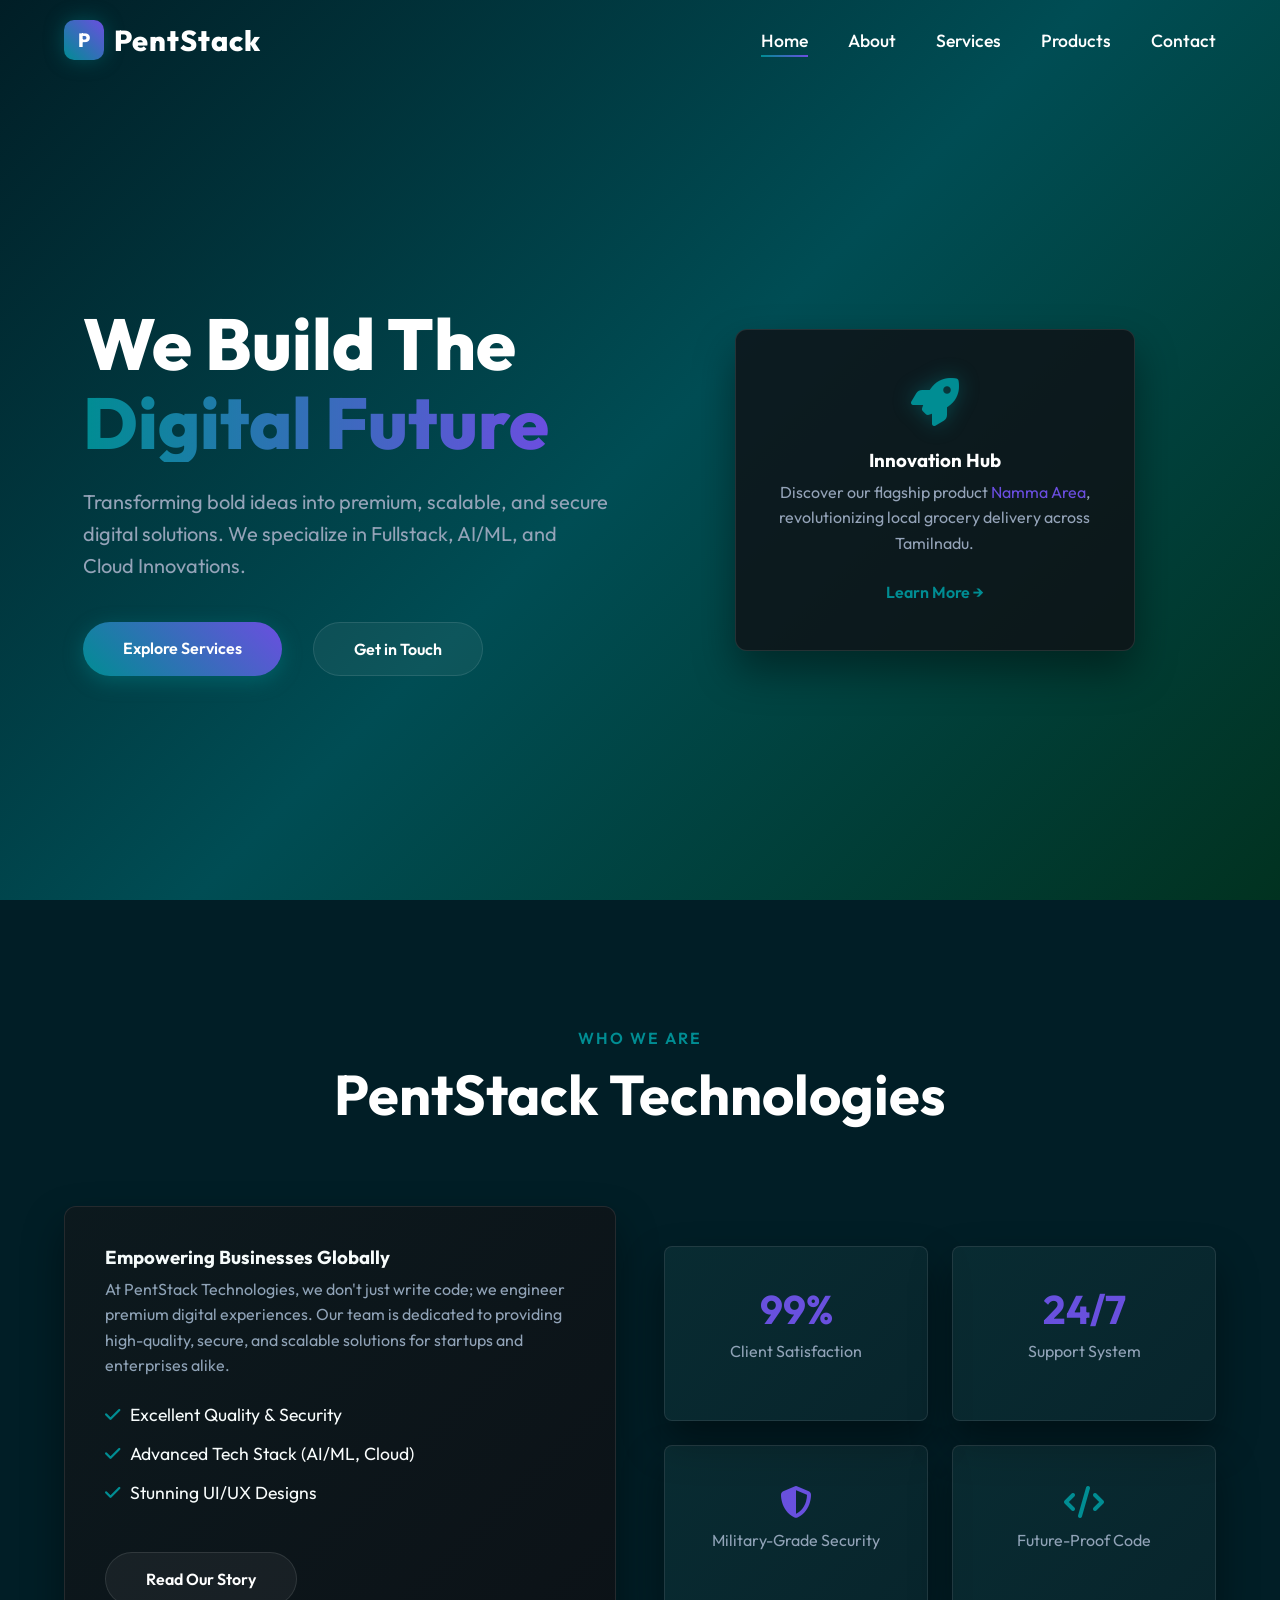
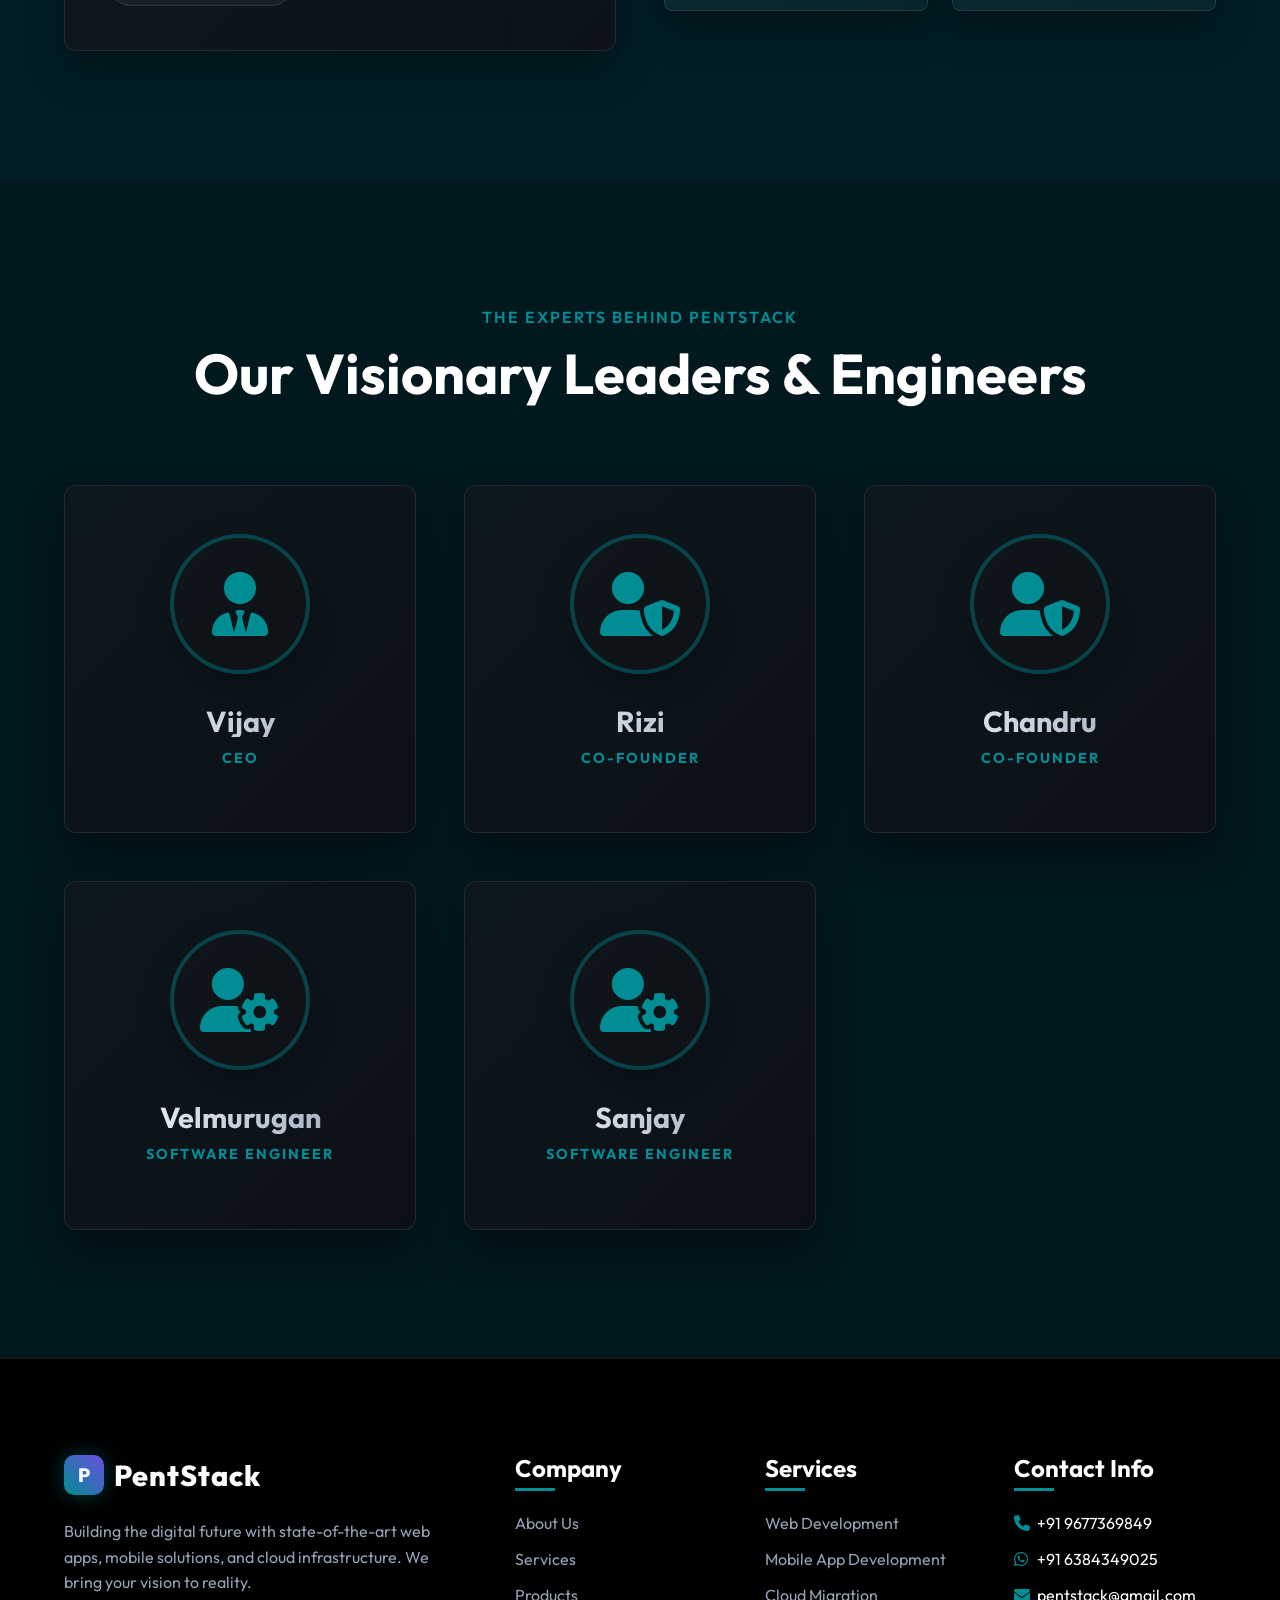
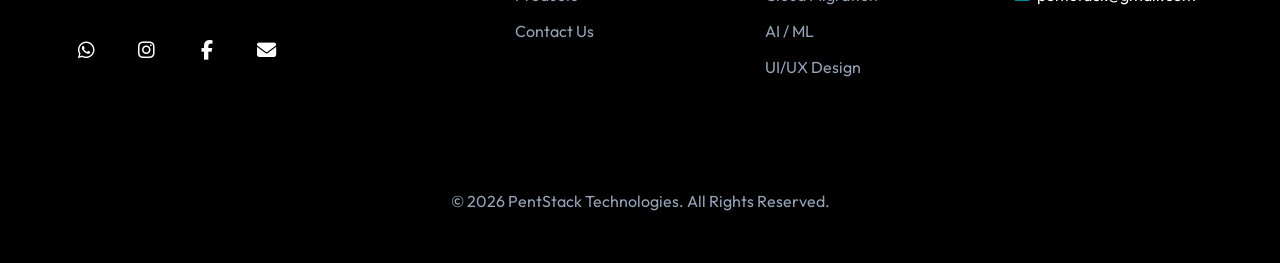
<file: index.html>
<!DOCTYPE html>
<html lang="en">

<head>
    <meta charset="UTF-8">
    <meta name="viewport" content="width=device-width, initial-scale=1.0">
    <title>PentStack Technologies | Premium IT Portfolio</title>
    <meta name="description"
        content="PentStack Technologies - Empowering businesses with cutting-edge IT solutions, Cloud Migration, Fullstack Web Dev, AI/ML, and UI/UX Design. Home of Namma Area app.">

    <!-- CSS -->
    <link rel="stylesheet" href="css/style.css">
    <link rel="stylesheet" href="css/home.css">

    <!-- FontAwesome -->
    <link rel="stylesheet" href="https://cdnjs.cloudflare.com/ajax/libs/font-awesome/6.4.0/css/all.min.css">
</head>

<body>
    <!-- Navigation -->

    <!-- Navigation -->
    <nav class="navbar">
        <div class="nav-container">
            <a href="index.html" class="logo hover-target">
                <div class="logo-icon">P</div>
                PentStack
            </a>
            <ul class="nav-links">
                <li><a href="index.html" class="active hover-target">Home</a></li>
                <li><a href="about.html" class="hover-target">About</a></li>
                <li><a href="services.html" class="hover-target">Services</a></li>
                <li><a href="products.html" class="hover-target">Products</a></li>
                <li><a href="contact.html" class="hover-target">Contact</a></li>
            </ul>
            <div class="mobile-toggle hover-target">
                <span></span>
                <span></span>
                <span></span>
            </div>
        </div>
    </nav>

    <!-- Main Content -->
    <main>
        <!-- Hero Section -->
        <section class="hero-section" id="home">
            <div class="container hero-container">
                <div class="hero-content">
                    <h1 class="hero-title">
                        We Build The <br>
                        <span class="gradient-text">Digital Future</span>
                    </h1>
                    <p class="hero-subtitle">
                        Transforming bold ideas into premium, scalable, and secure digital solutions. We specialize in
                        Fullstack, AI/ML, and Cloud Innovations.
                    </p>
                    <div class="hero-cta">
                        <a href="services.html" class="btn btn-primary hover-target">Explore Services</a>
                        <a href="contact.html" class="btn btn-glass hover-target" style="margin-left: 15px;">Get in
                            Touch</a>
                    </div>
                </div>

                <!-- 3D Glass Card Teaser -->
                <div class="hero-visual">
                    <div class="glass-card-3d">
                        <div class="glass-card-inner">
                            <i class="fa-solid fa-rocket card-icon"></i>
                            <h3>Innovation Hub</h3>
                            <p>Discover our flagship product <span style="color:var(--secondary);">Namma Area</span>,
                                revolutionizing local grocery delivery across Tamilnadu.</p>
                            <a href="products.html"
                                style="color:var(--primary); font-weight: 600; margin-top: 10px; display:inline-block;"
                                class="hover-target">Learn More &rarr;</a>
                        </div>
                    </div>
                </div>
            </div>
        </section>

        <!-- Brief About Section -->
        <section class="brief-about-section">
            <div class="container">
                <div class="section-header">
                    <span class="section-subtitle">Who We Are</span>
                    <h2 class="section-title">PentStack Technologies</h2>
                </div>
                <div class="about-grid">
                    <div class="about-text glass-panel">
                        <h3>Empowering Businesses Globally</h3>
                        <p>At PentStack Technologies, we don't just write code; we engineer premium digital experiences.
                            Our team is dedicated to providing high-quality, secure, and scalable solutions for startups
                            and enterprises alike.</p>
                        <ul class="feature-list">
                            <li><i class="fa-solid fa-check text-primary"></i> Excellent Quality & Security</li>
                            <li><i class="fa-solid fa-check text-primary"></i> Advanced Tech Stack (AI/ML, Cloud)</li>
                            <li><i class="fa-solid fa-check text-primary"></i> Stunning UI/UX Designs</li>
                        </ul>
                        <a href="about.html" class="btn btn-glass hover-target" style="margin-top: 2rem;">Read Our
                            Story</a>
                    </div>

                    <!-- Stats / Mini Cards -->
                    <div class="stats-grid">
                        <div class="stat-card glass-panel">
                            <h3>99%</h3>
                            <p>Client Satisfaction</p>
                        </div>
                        <div class="stat-card glass-panel">
                            <h3>24/7</h3>
                            <p>Support System</p>
                        </div>
                        <div class="stat-card glass-panel">
                            <i class="fa-solid fa-shield-halved fa-2x"
                                style="color:var(--secondary); margin-bottom: 10px;"></i>
                            <p>Military-Grade Security</p>
                        </div>
                        <div class="stat-card glass-panel">
                            <i class="fa-solid fa-code fa-2x" style="color:var(--primary); margin-bottom: 10px;"></i>
                            <p>Future-Proof Code</p>
                        </div>
                    </div>
                </div>
            </div>
        </section>
        
        <!-- Our Team Section -->
        <section class="team-section">
            <div class="container">
                <div class="section-header">
                    <span class="section-subtitle">The Experts Behind PentStack</span>
                    <h2 class="section-title">Our Visionary Leaders & Engineers</h2>
                </div>
                
                <div class="team-grid">
                    <!-- CEO -->
                    <div class="team-card glass-panel">
                        <div class="team-image icon-avatar">
                            <i class="fa-solid fa-user-tie"></i>
                        </div>
                        <div class="team-info">
                            <h3>Vijay</h3>
                            <p class="role">CEO</p>
                        </div>
                    </div>
                    
                    <!-- Co-Founders -->
                    <div class="team-card glass-panel">
                        <div class="team-image icon-avatar">
                            <i class="fa-solid fa-user-shield"></i>
                        </div>
                        <div class="team-info">
                            <h3>Rizi</h3>
                            <p class="role">Co-Founder</p>
                        </div>
                    </div>
                    
                    <div class="team-card glass-panel">
                        <div class="team-image icon-avatar">
                            <i class="fa-solid fa-user-shield"></i>
                        </div>
                        <div class="team-info">
                            <h3>Chandru</h3>
                            <p class="role">Co-Founder</p>
                        </div>
                    </div>
                    
                    <!-- Engineers -->
                    <div class="team-card glass-panel">
                        <div class="team-image icon-avatar">
                            <i class="fa-solid fa-user-gear"></i>
                        </div>
                        <div class="team-info">
                            <h3>Velmurugan</h3>
                            <p class="role">Software Engineer</p>
                        </div>
                    </div>
                    
                    <div class="team-card glass-panel">
                        <div class="team-image icon-avatar">
                            <i class="fa-solid fa-user-gear"></i>
                        </div>
                        <div class="team-info">
                            <h3>Sanjay</h3>
                            <p class="role">Software Engineer</p>
                        </div>
                    </div>
                </div>
            </div>
        </section>
    </main>

    <!-- Footer -->
    <footer>
        <div class="container">
            <div class="footer-content">
                <div class="footer-col">
                    <a href="index.html" class="logo" style="margin-bottom: 1.5rem; display: flex;">
                        <div class="logo-icon">P</div>
                        PentStack
                    </a>
                    <p>Building the digital future with state-of-the-art web apps, mobile solutions, and cloud
                        infrastructure. We bring your vision to reality.</p>
                    <div class="social-links">
                        <a href="https://wa.me/916384349025" target="_blank" class="hover-target"><i
                                class="fa-brands fa-whatsapp"></i></a>
                        <a href="https://instagram.com/PentStack_Technologies" target="_blank" class="hover-target"><i
                                class="fa-brands fa-instagram"></i></a>
                        <a href="https://facebook.com/Pent Stack" target="_blank" class="hover-target"><i
                                class="fa-brands fa-facebook-f"></i></a>
                        <a href="mailto:pentstack@gmail.com" class="hover-target"><i
                                class="fa-solid fa-envelope"></i></a>
                    </div>
                </div>
                <div class="footer-col">
                    <h4>Company</h4>
                    <ul>
                        <li><a href="about.html" class="hover-target">About Us</a></li>
                        <li><a href="services.html" class="hover-target">Services</a></li>
                        <li><a href="products.html" class="hover-target">Products</a></li>
                        <li><a href="contact.html" class="hover-target">Contact Us</a></li>
                    </ul>
                </div>
                <div class="footer-col">
                    <h4>Services</h4>
                    <ul>
                        <li><a href="services.html" class="hover-target">Web Development</a></li>
                        <li><a href="services.html" class="hover-target">Mobile App Development</a></li>
                        <li><a href="services.html" class="hover-target">Cloud Migration</a></li>
                        <li><a href="services.html" class="hover-target">AI / ML</a></li>
                        <li><a href="services.html" class="hover-target">UI/UX Design</a></li>
                    </ul>
                </div>
                <div class="footer-col">
                    <h4>Contact Info</h4>
                    <ul>
                        <li><i class="fa-solid fa-phone" style="width: 20px; color: var(--primary);"></i> +91 9677369849
                        </li>
                        <li><i class="fa-brands fa-whatsapp" style="width: 20px; color: var(--primary);"></i> +91
                            6384349025</li>
                        <li><i class="fa-solid fa-envelope" style="width: 20px; color: var(--primary);"></i>
                            pentstack@gmail.com</li>
                    </ul>
                </div>
            </div>
            <div class="footer-bottom">
                <p>&copy; 2026 PentStack Technologies. All Rights Reserved.</p>
            </div>
        </div>
    </footer>

    <script src="js/main.js"></script>

</body>

</html>
</file>
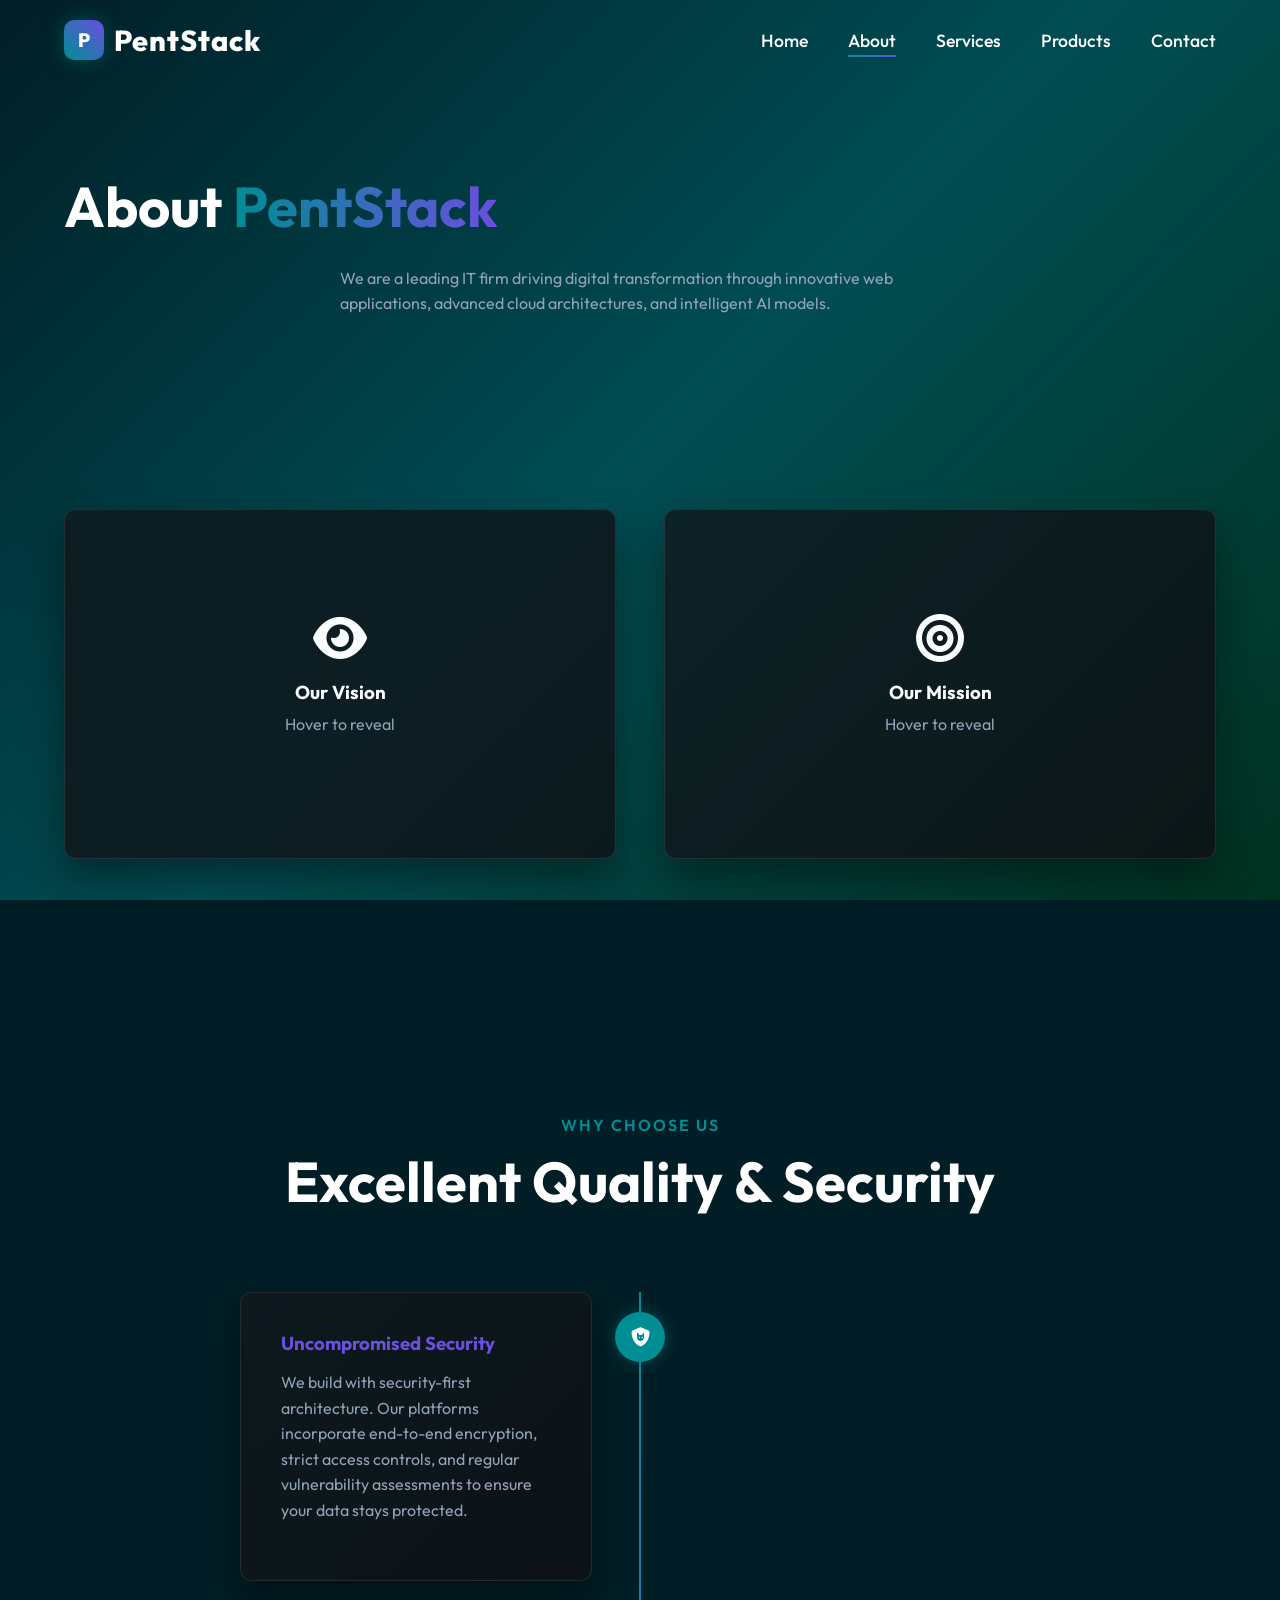
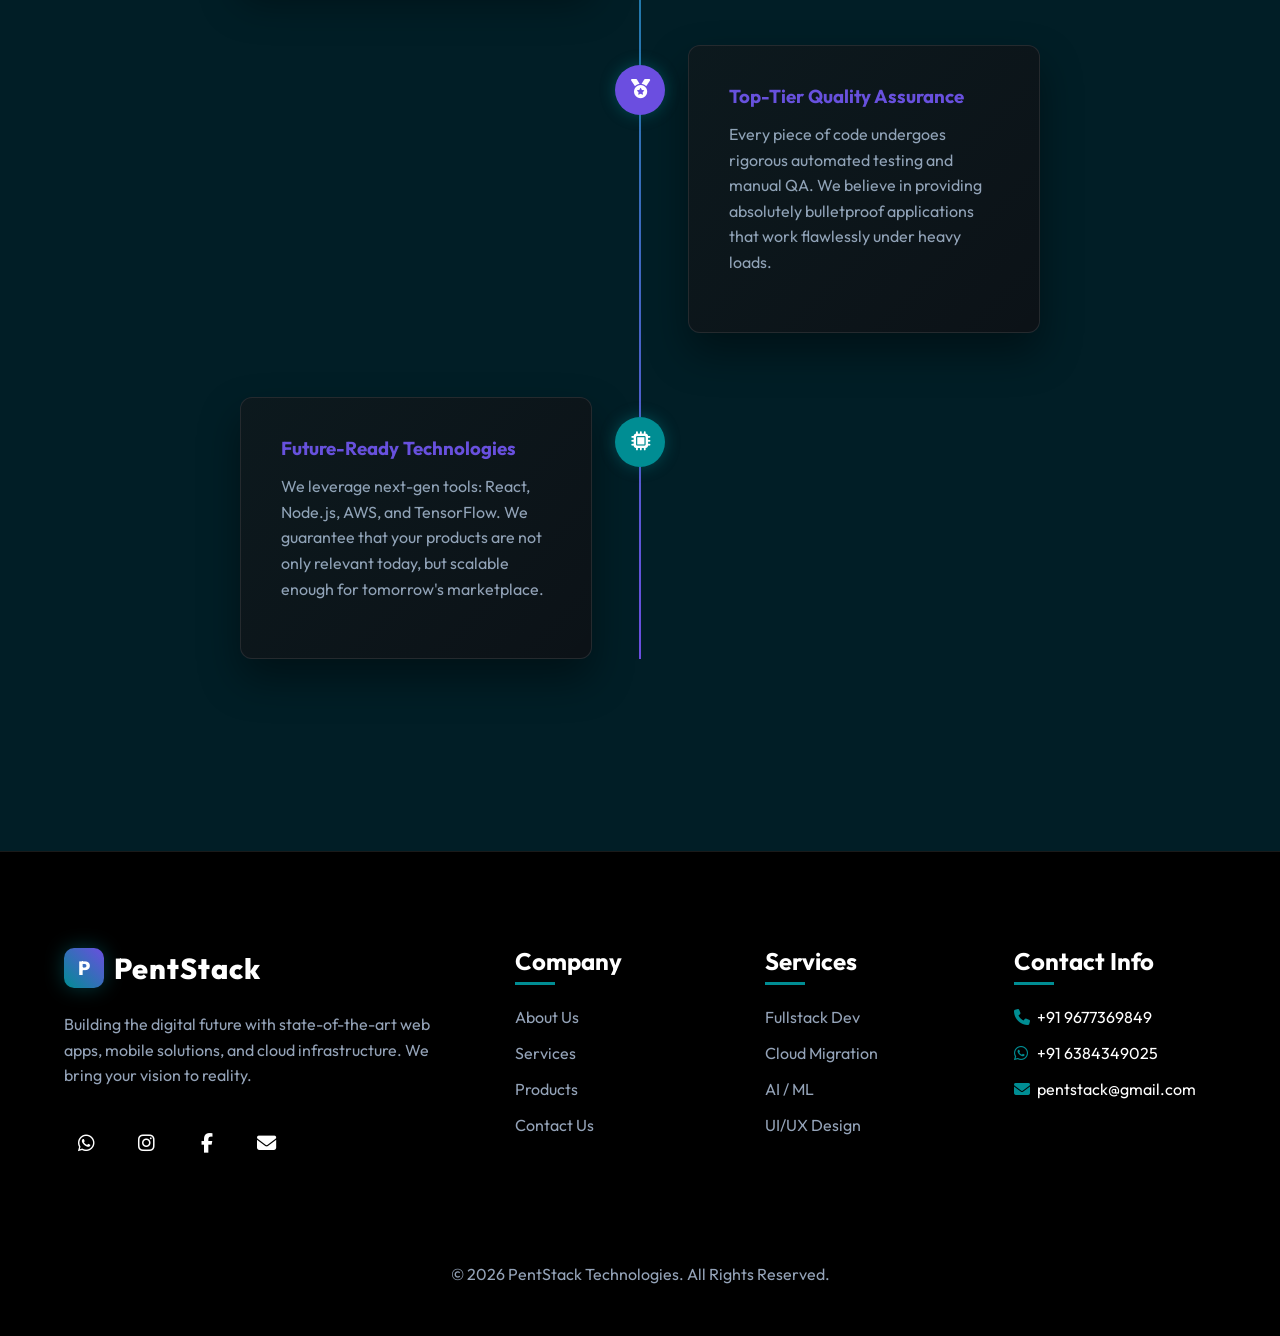
<file: about.html>
<!DOCTYPE html>
<html lang="en">

<head>
    <meta charset="UTF-8">
    <meta name="viewport" content="width=device-width, initial-scale=1.0">
    <title>About Us | PentStack Technologies</title>

    <!-- CSS -->
    <link rel="stylesheet" href="css/style.css">
    <link rel="stylesheet" href="css/about.css">

    <!-- FontAwesome -->
    <link rel="stylesheet" href="https://cdnjs.cloudflare.com/ajax/libs/font-awesome/6.4.0/css/all.min.css">
</head>

<body>


    <!-- Navigation -->
    <nav class="navbar">
        <div class="nav-container">
            <a href="index.html" class="logo hover-target">
                <div class="logo-icon">P</div>
                PentStack
            </a>
            <ul class="nav-links">
                <li><a href="index.html" class="hover-target">Home</a></li>
                <li><a href="about.html" class="active hover-target">About</a></li>
                <li><a href="services.html" class="hover-target">Services</a></li>
                <li><a href="products.html" class="hover-target">Products</a></li>
                <li><a href="contact.html" class="hover-target">Contact</a></li>
            </ul>
            <div class="mobile-toggle hover-target">
                <span></span>
                <span></span>
                <span></span>
            </div>
        </div>
    </nav>

    <!-- Main Content -->
    <main>
        <!-- Page Header -->
        <section class="page-header">
            <div class="container text-center">
                <h1 class="section-title">About <span class="gradient-text">PentStack</span></h1>
                <p style="max-width: 600px; margin: 0 auto;">We are a leading IT firm driving
                    digital transformation through innovative web applications, advanced cloud architectures, and
                    intelligent AI models.</p>
            </div>
        </section>

        <!-- Vision and Mission (Flip Cards) -->
        <section class="vision-mission-section">
            <div class="container">
                <div class="flip-cards-container">
                    <!-- Vision Card -->
                    <div class="flip-card">
                        <div class="flip-card-inner">
                            <div class="flip-card-front glass-panel">
                                <i class="fa-solid fa-eye fa-3x text-primary" style="margin-bottom: 20px;"></i>
                                <h3>Our Vision</h3>
                                <p>Hover to reveal</p>
                            </div>
                            <div class="flip-card-back glass-panel">
                                <h3>Our Vision</h3>
                                <p>To become a globally recognized IT partner by continuously delivering ground-breaking
                                    digital solutions that redefine industry standards, bridging the gap between
                                    technology and everyday life.</p>
                            </div>
                        </div>
                    </div>

                    <!-- Mission Card -->
                    <div class="flip-card">
                        <div class="flip-card-inner">
                            <div class="flip-card-front glass-panel">
                                <i class="fa-solid fa-bullseye fa-3x text-secondary" style="margin-bottom: 20px;"></i>
                                <h3>Our Mission</h3>
                                <p>Hover to reveal</p>
                            </div>
                            <div class="flip-card-back glass-panel">
                                <h3>Our Mission</h3>
                                <p>To empower businesses by constructing scalable, secure, and user-centric software. We
                                    pledge to maintain excellent quality and cutting edge security at all stages of our
                                    development lifecycle.</p>
                            </div>
                        </div>
                    </div>
                </div>
            </div>
        </section>

        <!-- Why Choose Us 3D Scroll Section -->
        <section class="why-choose-us">
            <div class="container">
                <div class="section-header">
                    <span class="section-subtitle">Why Choose Us</span>
                    <h2 class="section-title">Excellent Quality & Security</h2>
                </div>

                <div class="scroll-timeline">
                    <!-- Item 1 -->
                    <div class="timeline-item">
                        <div class="timeline-content glass-panel">
                            <h3>Uncompromised Security</h3>
                            <p>We build with security-first architecture. Our platforms incorporate end-to-end
                                encryption, strict access controls, and regular vulnerability assessments to ensure your
                                data stays protected.</p>
                        </div>
                        <div class="timeline-icon">
                            <i class="fa-solid fa-shield-cat"></i>
                        </div>
                    </div>

                    <!-- Item 2 -->
                    <div class="timeline-item">
                        <div class="timeline-content glass-panel">
                            <h3>Top-Tier Quality Assurance</h3>
                            <p>Every piece of code undergoes rigorous automated testing and manual QA. We believe in
                                providing absolutely bulletproof applications that work flawlessly under heavy loads.
                            </p>
                        </div>
                        <div class="timeline-icon" style="background: var(--secondary); color: var(--bg-dark);">
                            <i class="fa-solid fa-medal"></i>
                        </div>
                    </div>

                    <!-- Item 3 -->
                    <div class="timeline-item gsap-scroll-reveal">
                        <div class="timeline-content glass-panel">
                            <h3>Future-Ready Technologies</h3>
                            <p>We leverage next-gen tools: React, Node.js, AWS, and TensorFlow. We guarantee that your
                                products are not only relevant today, but scalable enough for tomorrow's marketplace.
                            </p>
                        </div>
                        <div class="timeline-icon">
                            <i class="fa-solid fa-microchip"></i>
                        </div>
                    </div>
                </div>
            </div>
        </section>
    </main>

    <!-- Footer -->
    <footer>
        <div class="container">
            <div class="footer-content">
                <div class="footer-col">
                    <a href="index.html" class="logo" style="margin-bottom: 1.5rem; display: flex;">
                        <div class="logo-icon">P</div>
                        PentStack
                    </a>
                    <p>Building the digital future with state-of-the-art web apps, mobile solutions, and cloud
                        infrastructure. We bring your vision to reality.</p>
                    <div class="social-links">
                        <a href="https://wa.me/916384349025" target="_blank" class="hover-target"><i
                                class="fa-brands fa-whatsapp"></i></a>
                        <a href="https://instagram.com/PentStack_Technologies" target="_blank" class="hover-target"><i
                                class="fa-brands fa-instagram"></i></a>
                        <a href="https://facebook.com/Pent Stack" target="_blank" class="hover-target"><i
                                class="fa-brands fa-facebook-f"></i></a>
                        <a href="mailto:pentstack@gmail.com" class="hover-target"><i
                                class="fa-solid fa-envelope"></i></a>
                    </div>
                </div>
                <div class="footer-col">
                    <h4>Company</h4>
                    <ul>
                        <li><a href="about.html" class="hover-target">About Us</a></li>
                        <li><a href="services.html" class="hover-target">Services</a></li>
                        <li><a href="products.html" class="hover-target">Products</a></li>
                        <li><a href="contact.html" class="hover-target">Contact Us</a></li>
                    </ul>
                </div>
                <!-- Other footer columns matching exactly -->
                <div class="footer-col">
                    <h4>Services</h4>
                    <ul>
                        <li><a href="services.html" class="hover-target">Fullstack Dev</a></li>
                        <li><a href="services.html" class="hover-target">Cloud Migration</a></li>
                        <li><a href="services.html" class="hover-target">AI / ML</a></li>
                        <li><a href="services.html" class="hover-target">UI/UX Design</a></li>
                    </ul>
                </div>
                <div class="footer-col">
                    <h4>Contact Info</h4>
                    <ul>
                        <li><i class="fa-solid fa-phone" style="width: 20px; color: var(--primary);"></i> +91 9677369849
                        </li>
                        <li><i class="fa-brands fa-whatsapp" style="width: 20px; color: var(--primary);"></i> +91
                            6384349025</li>
                        <li><i class="fa-solid fa-envelope" style="width: 20px; color: var(--primary);"></i>
                            pentstack@gmail.com</li>
                    </ul>
                </div>
            </div>
            <div class="footer-bottom">
                <p>&copy; 2026 PentStack Technologies. All Rights Reserved.</p>
            </div>
        </div>
    </footer>

    <script src="js/main.js"></script>

</body>

</html>
</file>
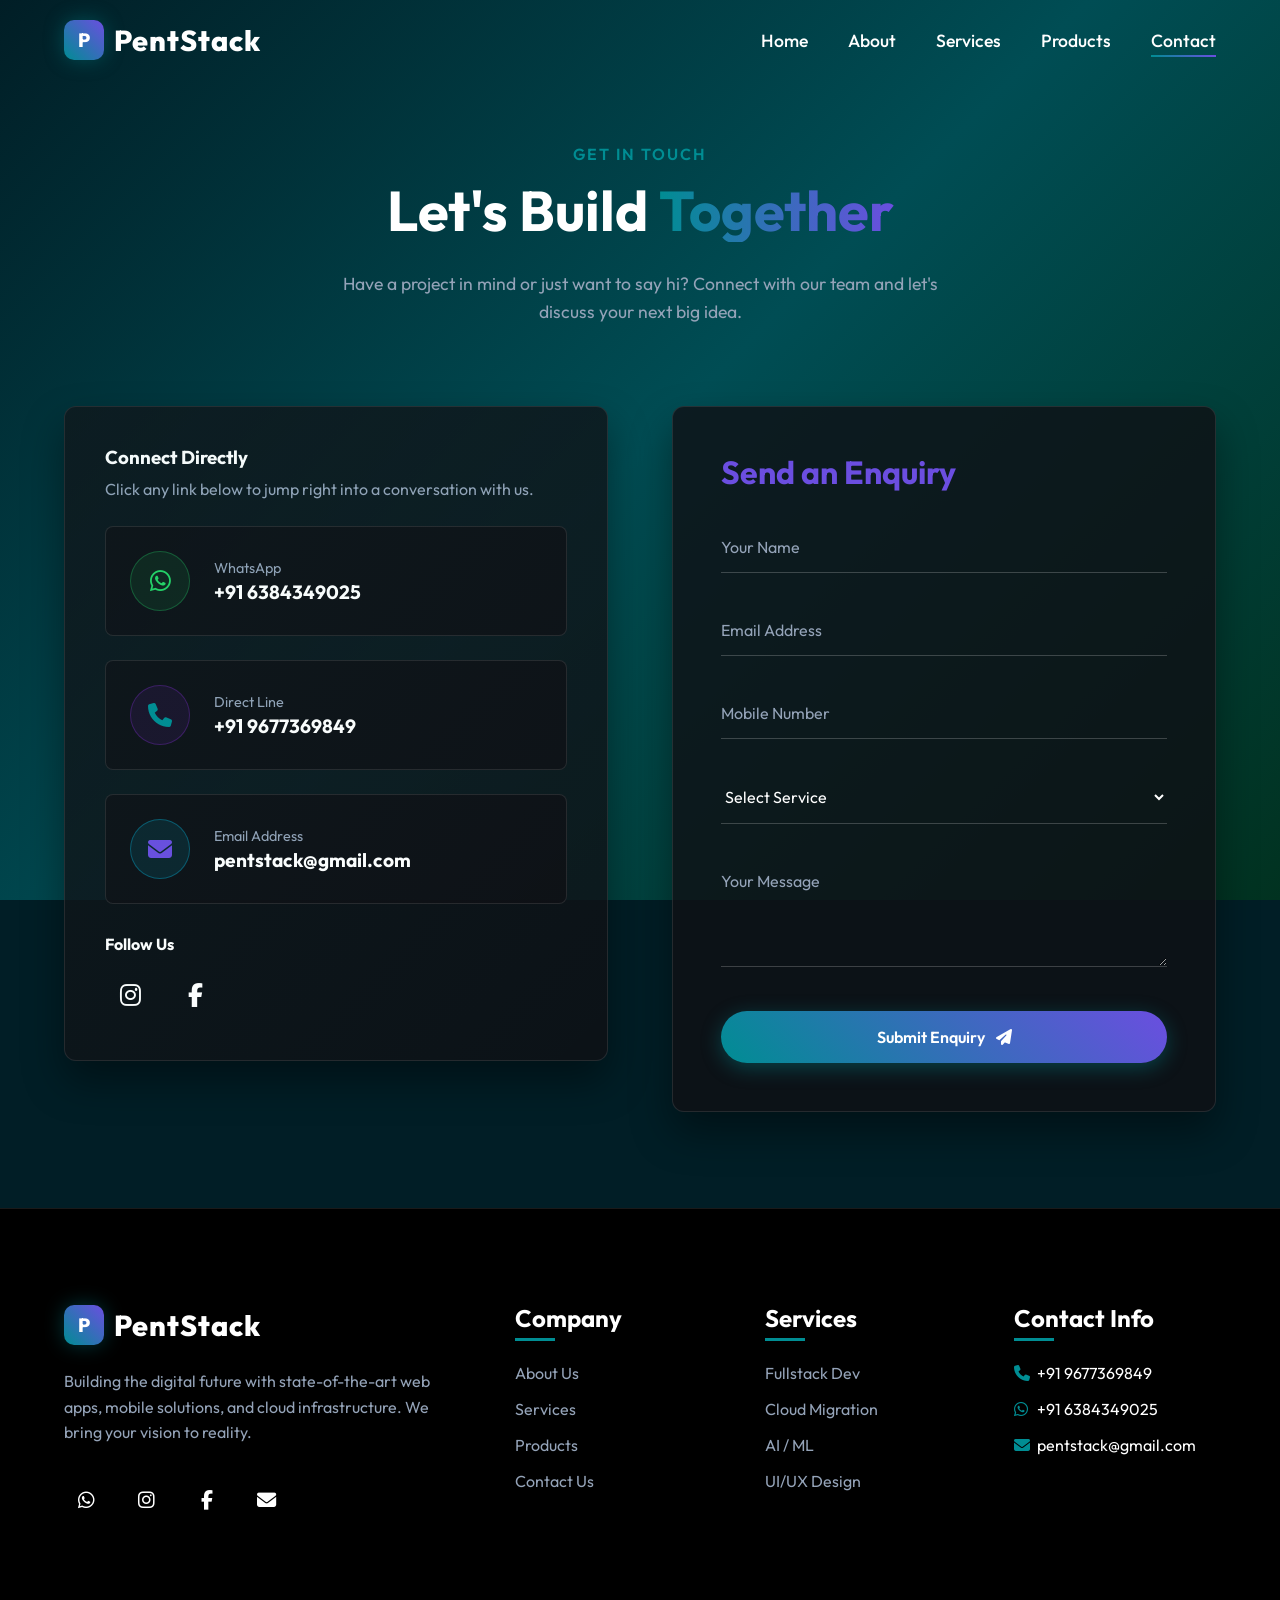
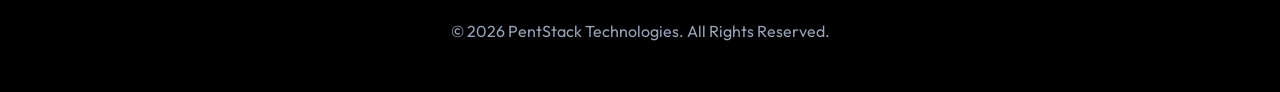
<file: contact.html>
<!DOCTYPE html>
<html lang="en">

<head>
    <meta charset="UTF-8">
    <meta name="viewport" content="width=device-width, initial-scale=1.0">
    <title>Contact Us | PentStack Technologies</title>

    <!-- CSS -->
    <link rel="stylesheet" href="css/style.css">
    <link rel="stylesheet" href="css/contact.css">

    <!-- FontAwesome -->
    <link rel="stylesheet" href="https://cdnjs.cloudflare.com/ajax/libs/font-awesome/6.4.0/css/all.min.css">
</head>

<body>


    <!-- Navigation -->
    <nav class="navbar">
        <div class="nav-container">
            <a href="index.html" class="logo hover-target">
                <div class="logo-icon">P</div>
                PentStack
            </a>
            <ul class="nav-links">
                <li><a href="index.html" class="hover-target">Home</a></li>
                <li><a href="about.html" class="hover-target">About</a></li>
                <li><a href="services.html" class="hover-target">Services</a></li>
                <li><a href="products.html" class="hover-target">Products</a></li>
                <li><a href="contact.html" class="active hover-target">Contact</a></li>
            </ul>
            <div class="mobile-toggle hover-target">
                <span></span>
                <span></span>
                <span></span>
            </div>
        </div>
    </nav>

    <!-- Main Content -->
    <main>
        <section class="contact-section">
            <div class="container">
                <div class="section-header">
                    <span class="section-subtitle">Get in Touch</span>
                    <h1 class="section-title">Let's Build <span class="gradient-text">Together</span></h1>
                    <p style="max-width: 600px; margin: 1rem auto; font-size: 1.1rem;">Have a
                        project in mind or just want to say hi? Connect with our team and let's discuss your next big
                        idea.</p>
                </div>

                <div class="contact-grid">
                    <!-- Contact Information -->
                    <div class="contact-info glass-panel">
                        <h3>Connect Directly</h3>
                        <p class="mb-4">Click any link below to jump right into a conversation with us.</p>

                        <div class="info-list">
                            <a href="https://wa.me/916384349025" target="_blank" class="info-item hover-target">
                                <div class="info-icon"
                                    style="background: rgba(37, 211, 102, 0.1); color: #25D366; border-color: rgba(37, 211, 102, 0.3);">
                                    <i class="fa-brands fa-whatsapp"></i>
                                </div>
                                <div class="info-text">
                                    <span>WhatsApp</span>
                                    <h4>+91 6384349025</h4>
                                </div>
                            </a>

                            <a href="tel:+919677369849" class="info-item hover-target">
                                <div class="info-icon"
                                    style="background: rgba(138, 43, 226, 0.1); color: var(--primary); border-color: rgba(138, 43, 226, 0.3);">
                                    <i class="fa-solid fa-phone"></i>
                                </div>
                                <div class="info-text">
                                    <span>Direct Line</span>
                                    <h4>+91 9677369849</h4>
                                </div>
                            </a>

                            <a href="mailto:pentstack@gmail.com" class="info-item hover-target">
                                <div class="info-icon"
                                    style="background: rgba(0, 210, 255, 0.1); color: var(--secondary); border-color: rgba(0, 210, 255, 0.3);">
                                    <i class="fa-solid fa-envelope"></i>
                                </div>
                                <div class="info-text">
                                    <span>Email Address</span>
                                    <h4>pentstack@gmail.com</h4>
                                </div>
                            </a>
                        </div>

                        <div class="social-connect mt-4">
                            <h4 style="margin-bottom: 1rem; margin-top: 2rem;">Follow Us</h4>
                            <div class="social-links" style="margin-top: 0;">
                                <a href="https://instagram.com/PentStack_Technologies" target="_blank"
                                    class="hover-target" style="width: 50px; height: 50px; font-size: 1.5rem;"><i
                                        class="fa-brands fa-instagram"></i></a>
                                <a href="https://facebook.com/Pent Stack" target="_blank" class="hover-target"
                                    style="width: 50px; height: 50px; font-size: 1.5rem;"><i
                                        class="fa-brands fa-facebook-f"></i></a>
                            </div>
                        </div>
                    </div>

                    <!-- Enquiry Form -->
                    <div class="contact-form-wrapper">
                        <div class="glass-form-static" id="form-container">
                            <h3>Send an Enquiry</h3>
                            <form id="enquiry-form">
                                <div class="form-group">
                                    <input type="text" id="name" name="name" required placeholder=" "
                                        class="hover-target">
                                    <label for="name">Your Name</label>
                                </div>
                                <div class="form-group">
                                    <input type="email" id="email" name="email" required placeholder=" "
                                        class="hover-target">
                                    <label for="email">Email Address</label>
                                </div>
                                <div class="form-group">
                                    <input type="tel" id="mobile" name="mobile" required placeholder=" "
                                        class="hover-target">
                                    <label for="mobile">Mobile Number</label>
                                </div>
                                <div class="form-group">
                                    <select id="service" name="service" required class="hover-target">
                                        <option value="" disabled selected>Select Service</option>
                                        <option value="web">Web Development</option>
                                        <option value="web">Mobile App Development</option>
                                        <option value="cloud">Cloud Migration</option>
                                        <option value="ai">AI/ML </option>
                                        <option value="ui">UI/UX Design</option>
                                        <option value="namma">Namma Area Inquiry</option>
                                        <option value="other">Other Inquiry</option>
                                    </select>
                                </div>
                                <div class="form-group">
                                    <textarea id="message" name="message" rows="4" required placeholder=" "
                                        class="hover-target"></textarea>
                                    <label for="message">Your Message</label>
                                </div>
                                <button type="submit" class="btn btn-primary hover-target w-100 mt-2">Submit Enquiry <i
                                        class="fa-solid fa-paper-plane" style="margin-left: 8px;"></i></button>
                            </form>
                        </div>
                    </div>
                </div>
            </div>
        </section>
    </main>

    <!-- Success Modal -->
    <div id="success-modal" class="modal">
        <div class="modal-content glass-panel">
            <div class="success-icon">
                <i class="fa-solid fa-circle-check"></i>
            </div>
            <h2>Thank You!</h2>
            <p>form submitted,we will contact you shortly</p>
            <button id="close-modal" class="btn btn-primary mt-4">Close Message</button>
        </div>
    </div>

    <!-- Footer -->
    <footer>
        <div class="container">
            <div class="footer-content">
                <div class="footer-col">
                    <a href="index.html" class="logo" style="margin-bottom: 1.5rem; display: flex;">
                        <div class="logo-icon">P</div>
                        PentStack
                    </a>
                    <p>Building the digital future with state-of-the-art web apps, mobile solutions, and cloud
                        infrastructure. We bring your vision to reality.</p>
                    <div class="social-links">
                        <a href="https://wa.me/916384349025" target="_blank" class="hover-target"><i
                                class="fa-brands fa-whatsapp"></i></a>
                        <a href="https://instagram.com/PentStack_Technologies" target="_blank" class="hover-target"><i
                                class="fa-brands fa-instagram"></i></a>
                        <a href="https://facebook.com/Pent Stack" target="_blank" class="hover-target"><i
                                class="fa-brands fa-facebook-f"></i></a>
                        <a href="mailto:pentstack@gmail.com" class="hover-target"><i
                                class="fa-solid fa-envelope"></i></a>
                    </div>
                </div>
                <div class="footer-col">
                    <h4>Company</h4>
                    <ul>
                        <li><a href="about.html" class="hover-target">About Us</a></li>
                        <li><a href="services.html" class="hover-target">Services</a></li>
                        <li><a href="products.html" class="hover-target">Products</a></li>
                        <li><a href="contact.html" class="hover-target">Contact Us</a></li>
                    </ul>
                </div>
                <!-- Other footer columns matching exactly -->
                <div class="footer-col">
                    <h4>Services</h4>
                    <ul>
                        <li><a href="services.html" class="hover-target">Fullstack Dev</a></li>
                        <li><a href="services.html" class="hover-target">Cloud Migration</a></li>
                        <li><a href="services.html" class="hover-target">AI / ML</a></li>
                        <li><a href="services.html" class="hover-target">UI/UX Design</a></li>
                    </ul>
                </div>
                <div class="footer-col">
                    <h4>Contact Info</h4>
                    <ul>
                        <li><i class="fa-solid fa-phone" style="width: 20px; color: var(--primary);"></i> +91 9677369849
                        </li>
                        <li><i class="fa-brands fa-whatsapp" style="width: 20px; color: var(--primary);"></i> +91
                            6384349025</li>
                        <li><i class="fa-solid fa-envelope" style="width: 20px; color: var(--primary);"></i>
                            pentstack@gmail.com</li>
                    </ul>
                </div>
            </div>
            <div class="footer-bottom">
                <p>&copy; 2026 PentStack Technologies. All Rights Reserved.</p>
            </div>
        </div>
    </footer>

    <script src="js/main.js"></script>
    <script src="js/contact-form.js"></script>

</body>

</html>
</file>
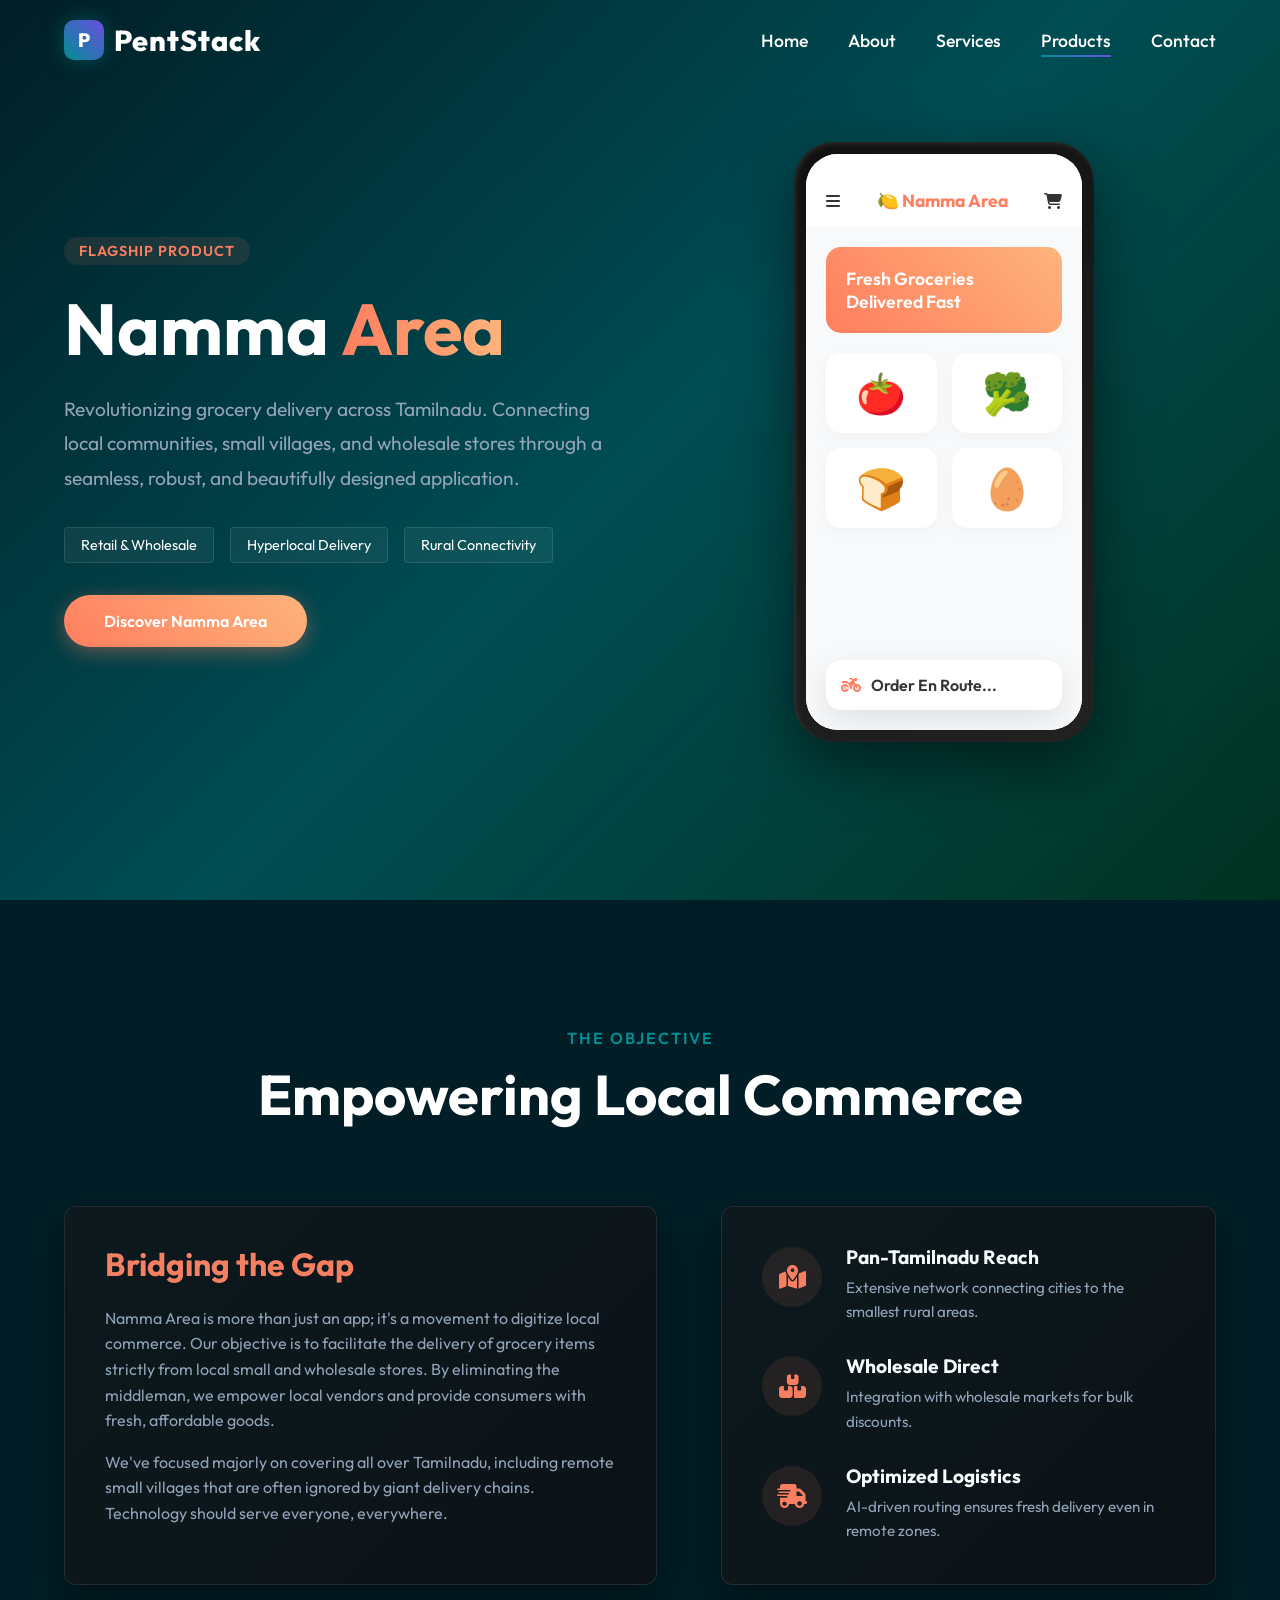
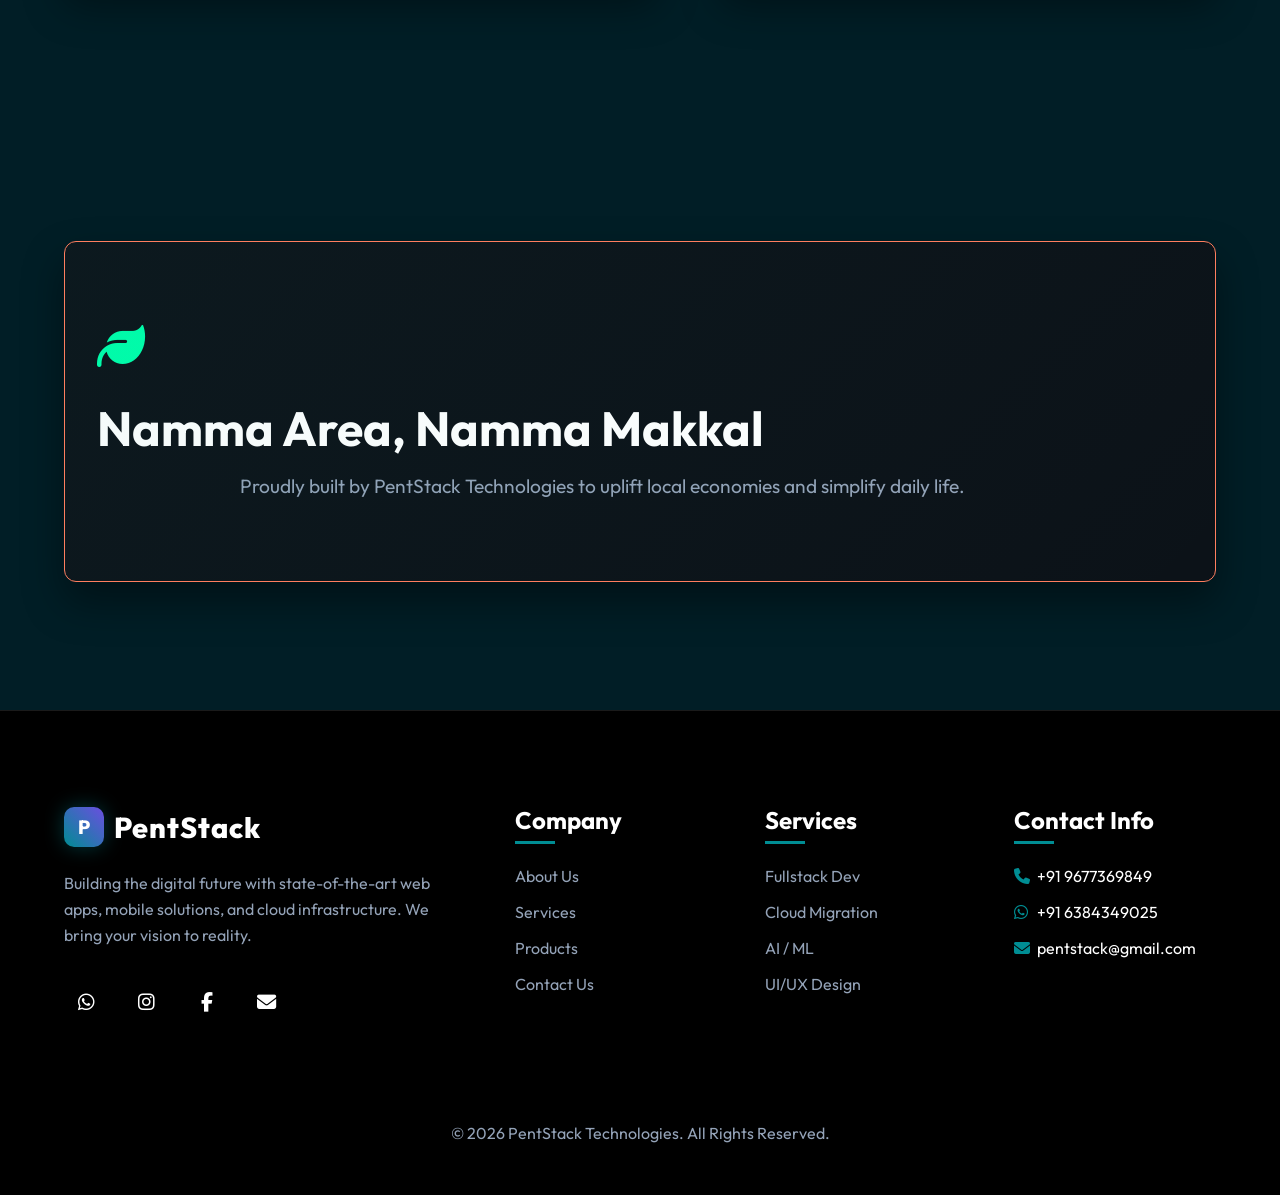
<file: products.html>
<!DOCTYPE html>
<html lang="en">

<head>
    <meta charset="UTF-8">
    <meta name="viewport" content="width=device-width, initial-scale=1.0">
    <title>Our Products | PentStack Technologies</title>

    <!-- CSS -->
    <link rel="stylesheet" href="css/style.css">
    <link rel="stylesheet" href="css/products.css">

    <!-- FontAwesome -->
    <link rel="stylesheet" href="https://cdnjs.cloudflare.com/ajax/libs/font-awesome/6.4.0/css/all.min.css">
</head>

<body>


    <!-- Navigation -->
    <nav class="navbar">
        <div class="nav-container">
            <a href="index.html" class="logo hover-target">
                <div class="logo-icon">P</div>
                PentStack
            </a>
            <ul class="nav-links">
                <li><a href="index.html" class="hover-target">Home</a></li>
                <li><a href="about.html" class="hover-target">About</a></li>
                <li><a href="services.html" class="hover-target">Services</a></li>
                <li><a href="products.html" class="active hover-target">Products</a></li>
                <li><a href="contact.html" class="hover-target">Contact</a></li>
            </ul>
            <div class="mobile-toggle hover-target">
                <span></span>
                <span></span>
                <span></span>
            </div>
        </div>
    </nav>

    <!-- Main Content -->
    <main>
        <!-- Product Hero Section -->
        <section class="product-hero">
            <div class="container product-hero-container">
                <div class="product-info">
                    <span class="product-eyebrow">Flagship Product</span>
                    <h1 class="product-title">Namma <span
                            style="background: linear-gradient(90deg, #ff7e5f, #feb47b); -webkit-background-clip: text; background-clip: text; -webkit-text-fill-color: transparent; color: transparent;">Area</span>
                    </h1>
                    <p class="product-description">
                        Revolutionizing grocery delivery across Tamilnadu. Connecting local communities, small villages,
                        and wholesale stores through a seamless, robust, and beautifully designed application.
                    </p>
                    <ul class="product-tags">
                        <li>Retail & Wholesale</li>
                        <li>Hyperlocal Delivery</li>
                        <li>Rural Connectivity</li>
                    </ul>
                    <div class="product-cta mt-4">
                        <button class="btn btn-primary hover-target"
                            style="background: linear-gradient(45deg, #ff7e5f, #feb47b); box-shadow: 0 5px 20px rgba(255, 126, 95, 0.4);">Discover
                            Namma Area</button>
                    </div>
                </div>

                <div class="product-visual">
                    <!-- 3D Mobile Mockup Representation -->
                    <div class="mobile-mockup-static hover-target">
                        <div class="mockup-screen">
                            <div class="screen-header">
                                <i class="fa-solid fa-bars"></i>
                                <span class="app-logo">🍋 Namma Area</span>
                                <i class="fa-solid fa-cart-shopping"></i>
                            </div>
                            <div class="screen-body">
                                <div class="banner">Fresh Groceries Delivered Fast</div>
                                <div class="category-grid-mini">
                                    <div class="cat-item">🍅</div>
                                    <div class="cat-item">🥦</div>
                                    <div class="cat-item">🍞</div>
                                    <div class="cat-item">🥚</div>
                                </div>
                                <div class="floating-order">
                                    <i class="fa-solid fa-motorcycle"></i> Order En Route...
                                </div>
                            </div>
                        </div>
                    </div>
                </div>
            </div>
        </section>

        <!-- Product Objective Details -->
        <section class="product-details">
            <div class="container">
                <div class="section-header">
                    <span class="section-subtitle">The Objective</span>
                    <h2 class="section-title">Empowering Local Commerce</h2>
                </div>

                <div class="details-grid">
                    <div class="detail-text glass-panel">
                        <h3>Bridging the Gap</h3>
                        <p>Namma Area is more than just an app; it's a movement to digitize local commerce. Our
                            objective is to facilitate the delivery of grocery items strictly from local small and
                            wholesale stores. By eliminating the middleman, we empower local vendors and provide
                            consumers with fresh, affordable goods.</p>
                        <p>We've focused majorly on covering all over Tamilnadu, including remote small villages that
                            are often ignored by giant delivery chains. Technology should serve everyone, everywhere.
                        </p>
                    </div>

                    <div class="detail-features glass-panel">
                        <div class="feature-item">
                            <div class="feat-icon"><i class="fa-solid fa-map-location-dot"></i></div>
                            <div>
                                <h4>Pan-Tamilnadu Reach</h4>
                                <p>Extensive network connecting cities to the smallest rural areas.</p>
                            </div>
                        </div>
                        <div class="feature-item">
                            <div class="feat-icon"><i class="fa-solid fa-boxes-stacked"></i></div>
                            <div>
                                <h4>Wholesale Direct</h4>
                                <p>Integration with wholesale markets for bulk discounts.</p>
                            </div>
                        </div>
                        <div class="feature-item">
                            <div class="feat-icon"><i class="fa-solid fa-truck-fast"></i></div>
                            <div>
                                <h4>Optimized Logistics</h4>
                                <p>AI-driven routing ensures fresh delivery even in remote zones.</p>
                            </div>
                        </div>
                    </div>
                </div>
            </div>
        </section>

        <!-- Big impact statement -->
        <section class="impact-section">
            <div class="container text-center">
                <div class="glass-panel" style="padding: 5rem 2rem; border-color: #ff7e5f;">
                    <i class="fa-solid fa-leaf fa-3x" style="color: #00ffaa; margin-bottom: 2rem;"></i>
                    <h2 style="font-size: 3rem; margin-bottom: 1rem;">Namma Area, Namma Makkal</h2>
                    <p style="font-size: 1.2rem; max-width: 800px; margin: 0 auto;">Proudly built by PentStack
                        Technologies to uplift local economies and simplify daily life.</p>
                </div>
            </div>
        </section>
    </main>

    <!-- Footer -->
    <footer>
        <div class="container">
            <div class="footer-content">
                <div class="footer-col">
                    <a href="index.html" class="logo" style="margin-bottom: 1.5rem; display: flex;">
                        <div class="logo-icon">P</div>
                        PentStack
                    </a>
                    <p>Building the digital future with state-of-the-art web apps, mobile solutions, and cloud
                        infrastructure. We bring your vision to reality.</p>
                    <div class="social-links">
                        <a href="https://wa.me/916384349025" target="_blank" class="hover-target"><i
                                class="fa-brands fa-whatsapp"></i></a>
                        <a href="https://instagram.com/PentStack_Technologies" target="_blank" class="hover-target"><i
                                class="fa-brands fa-instagram"></i></a>
                        <a href="https://facebook.com/Pent Stack" target="_blank" class="hover-target"><i
                                class="fa-brands fa-facebook-f"></i></a>
                        <a href="mailto:pentstack@gmail.com" class="hover-target"><i
                                class="fa-solid fa-envelope"></i></a>
                    </div>
                </div>
                <div class="footer-col">
                    <h4>Company</h4>
                    <ul>
                        <li><a href="about.html" class="hover-target">About Us</a></li>
                        <li><a href="services.html" class="hover-target">Services</a></li>
                        <li><a href="products.html" class="hover-target">Products</a></li>
                        <li><a href="contact.html" class="hover-target">Contact Us</a></li>
                    </ul>
                </div>
                <!-- Other footer columns matching exactly -->
                <div class="footer-col">
                    <h4>Services</h4>
                    <ul>
                        <li><a href="services.html" class="hover-target">Fullstack Dev</a></li>
                        <li><a href="services.html" class="hover-target">Cloud Migration</a></li>
                        <li><a href="services.html" class="hover-target">AI / ML</a></li>
                        <li><a href="services.html" class="hover-target">UI/UX Design</a></li>
                    </ul>
                </div>
                <div class="footer-col">
                    <h4>Contact Info</h4>
                    <ul>
                        <li><i class="fa-solid fa-phone" style="width: 20px; color: var(--primary);"></i> +91 9677369849
                        </li>
                        <li><i class="fa-brands fa-whatsapp" style="width: 20px; color: var(--primary);"></i> +91
                            6384349025</li>
                        <li><i class="fa-solid fa-envelope" style="width: 20px; color: var(--primary);"></i>
                            pentstack@gmail.com</li>
                    </ul>
                </div>
            </div>
            <div class="footer-bottom">
                <p>&copy; 2026 PentStack Technologies. All Rights Reserved.</p>
            </div>
        </div>
    </footer>

    <script src="js/main.js"></script>

</body>

</html>
</file>
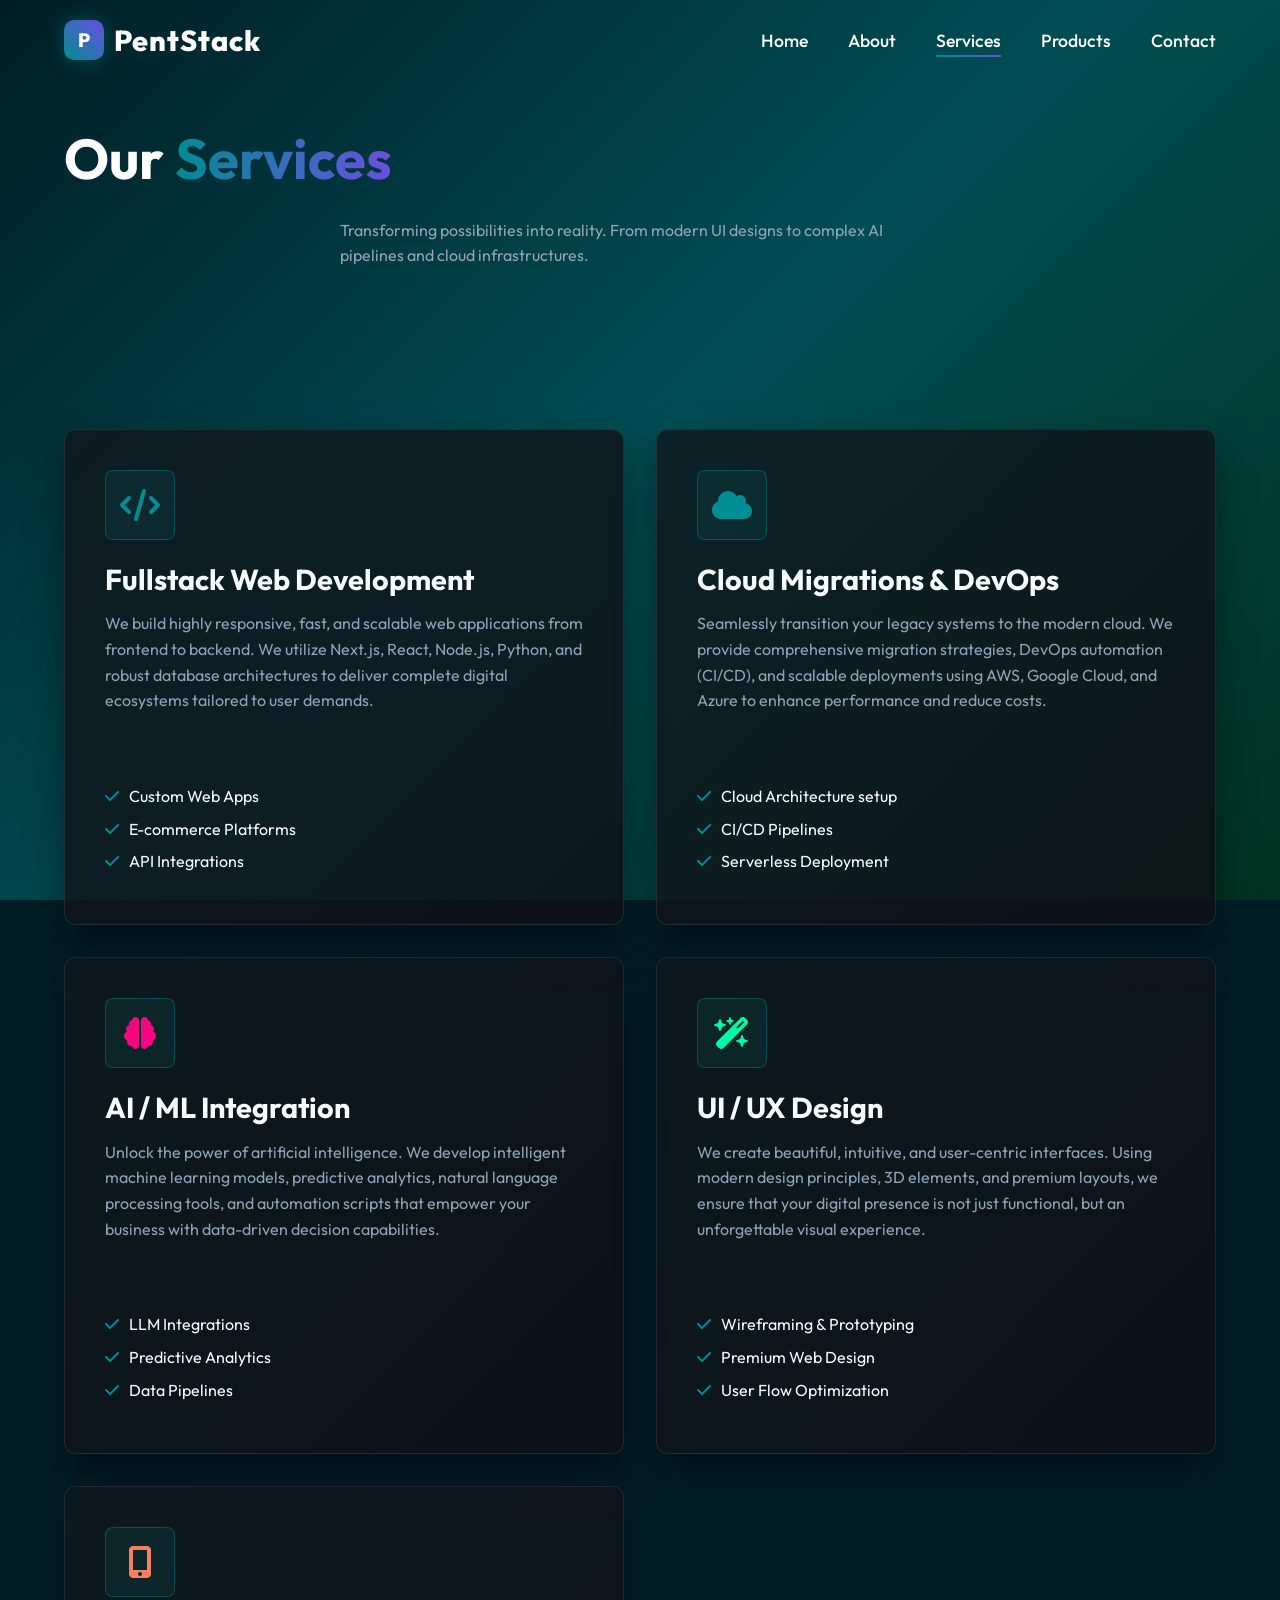
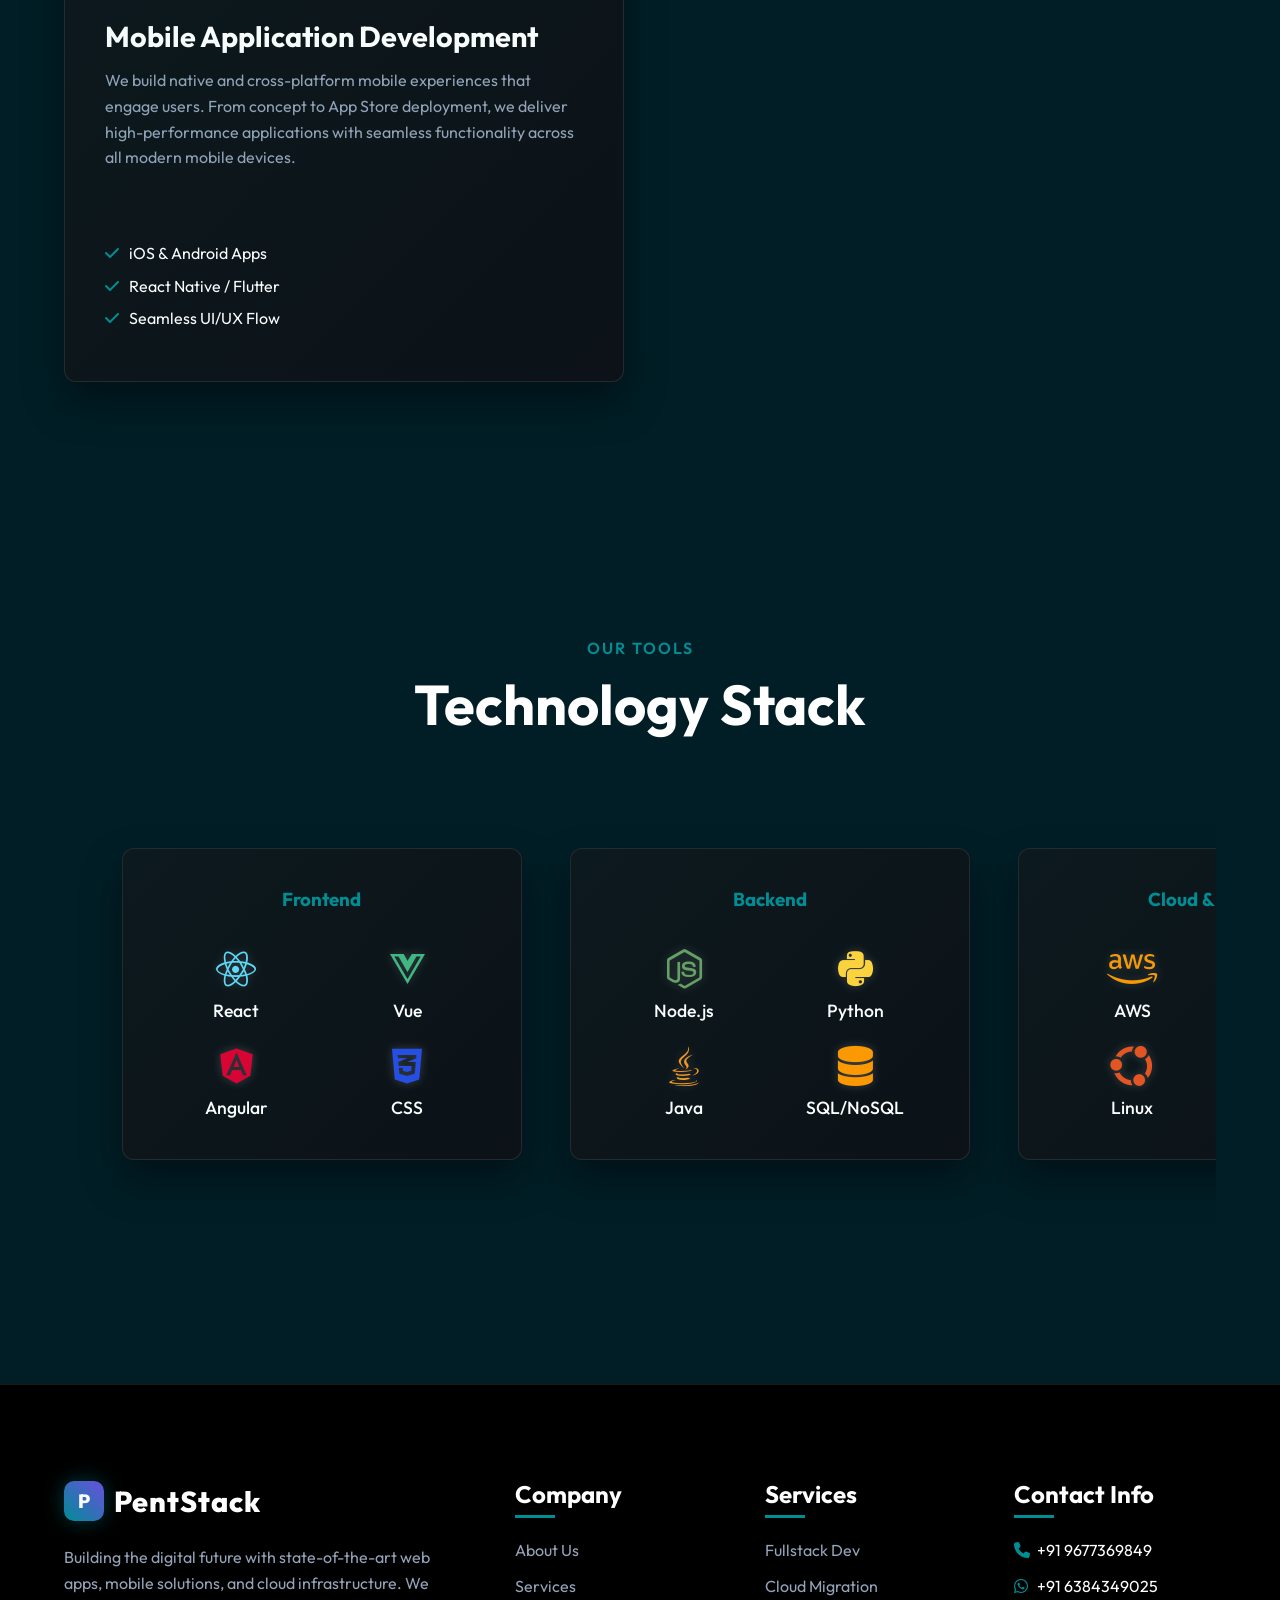
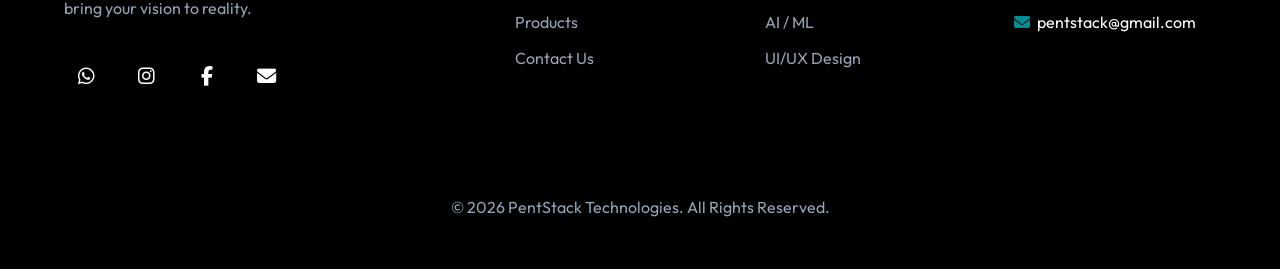
<file: services.html>
<!DOCTYPE html>
<html lang="en">

<head>
    <meta charset="UTF-8">
    <meta name="viewport" content="width=device-width, initial-scale=1.0">
    <title>Our Services | PentStack Technologies</title>

    <!-- CSS -->
    <link rel="stylesheet" href="css/style.css">
    <link rel="stylesheet" href="css/services.css">

    <!-- FontAwesome -->
    <link rel="stylesheet" href="https://cdnjs.cloudflare.com/ajax/libs/font-awesome/6.4.0/css/all.min.css">
</head>

<body>


    <!-- Navigation -->
    <nav class="navbar">
        <div class="nav-container">
            <a href="index.html" class="logo hover-target">
                <div class="logo-icon">P</div>
                PentStack
            </a>
            <ul class="nav-links">
                <li><a href="index.html" class="hover-target">Home</a></li>
                <li><a href="about.html" class="hover-target">About</a></li>
                <li><a href="services.html" class="active hover-target">Services</a></li>
                <li><a href="products.html" class="hover-target">Products</a></li>
                <li><a href="contact.html" class="hover-target">Contact</a></li>
            </ul>
            <div class="mobile-toggle hover-target">
                <span></span>
                <span></span>
                <span></span>
            </div>
        </div>
    </nav>

    <!-- Main Content -->
    <main>
        <!-- Page Header -->
        <section class="page-header" style="padding-bottom: 2rem;">
            <div class="container text-center">
                <h1 class="section-title">Our <span class="gradient-text">Services</span></h1>
                <p style="max-width: 600px; margin: 0 auto;">Transforming possibilities into
                    reality. From modern UI designs to complex AI pipelines and cloud infrastructures.</p>
            </div>
        </section>

        <!-- Services Grid -->
        <section class="services-list-section">
            <div class="container">
                <div class="services-grid">
                    <!-- Service 1 -->
                    <div class="service-card glass-panel">
                        <div class="service-icon-wrapper">
                            <i class="fa-solid fa-code text-primary"></i>
                        </div>
                        <h3>Fullstack Web Development</h3>
                        <p>We build highly responsive, fast, and scalable web applications from frontend to backend. We
                            utilize Next.js, React, Node.js, Python, and robust database architectures to deliver
                            complete digital ecosystems tailored to user demands.</p>
                        <ul class="service-features">
                            <li><i class="fa-solid fa-check"></i> Custom Web Apps</li>
                            <li><i class="fa-solid fa-check"></i> E-commerce Platforms</li>
                            <li><i class="fa-solid fa-check"></i> API Integrations</li>
                        </ul>
                    </div>

                    <!-- Service 2 -->
                    <div class="service-card glass-panel gsap-fade-in" data-delay="0.2">
                        <div class="service-icon-wrapper">
                            <i class="fa-solid fa-cloud text-secondary"></i>
                        </div>
                        <h3>Cloud Migrations & DevOps</h3>
                        <p>Seamlessly transition your legacy systems to the modern cloud. We provide comprehensive
                            migration strategies, DevOps automation (CI/CD), and scalable deployments using AWS, Google
                            Cloud, and Azure to enhance performance and reduce costs.</p>
                        <ul class="service-features">
                            <li><i class="fa-solid fa-check"></i> Cloud Architecture setup</li>
                            <li><i class="fa-solid fa-check"></i> CI/CD Pipelines</li>
                            <li><i class="fa-solid fa-check"></i> Serverless Deployment</li>
                        </ul>
                    </div>

                    <!-- Service 3 -->
                    <div class="service-card glass-panel gsap-fade-in" data-delay="0.3">
                        <div class="service-icon-wrapper">
                            <i class="fa-solid fa-brain" style="color: #ff007f;"></i>
                        </div>
                        <h3>AI / ML Integration</h3>
                        <p>Unlock the power of artificial intelligence. We develop intelligent machine learning models,
                            predictive analytics, natural language processing tools, and automation scripts that empower
                            your business with data-driven decision capabilities.</p>
                        <ul class="service-features">
                            <li><i class="fa-solid fa-check"></i> LLM Integrations</li>
                            <li><i class="fa-solid fa-check"></i> Predictive Analytics</li>
                            <li><i class="fa-solid fa-check"></i> Data Pipelines</li>
                        </ul>
                    </div>

                    <!-- Service 4 -->
                    <div class="service-card glass-panel gsap-fade-in" data-delay="0.4">
                        <div class="service-icon-wrapper">
                            <i class="fa-solid fa-wand-magic-sparkles" style="color: #00ffaa;"></i>
                        </div>
                        <h3>UI / UX Design</h3>
                        <p>We create beautiful, intuitive, and user-centric interfaces. Using modern design principles,
                            3D elements, and premium layouts, we ensure that your digital presence is not just functional,
                            but an unforgettable visual experience.</p>
                        <ul class="service-features">
                            <li><i class="fa-solid fa-check"></i> Wireframing & Prototyping</li>
                            <li><i class="fa-solid fa-check"></i> Premium Web Design</li>
                            <li><i class="fa-solid fa-check"></i> User Flow Optimization</li>
                        </ul>
                    </div>

                    <!-- Service 5 -->
                    <div class="service-card glass-panel gsap-fade-in" data-delay="0.5">
                        <div class="service-icon-wrapper">
                            <i class="fa-solid fa-mobile-screen-button" style="color: #ff7e5f;"></i>
                        </div>
                        <h3>Mobile Application Development</h3>
                        <p>We build native and cross-platform mobile experiences that engage users. From concept to App Store deployment, we deliver high-performance applications with seamless functionality across all modern mobile devices.</p>
                        <ul class="service-features">
                            <li><i class="fa-solid fa-check"></i> iOS & Android Apps</li>
                            <li><i class="fa-solid fa-check"></i> React Native / Flutter</li>
                            <li><i class="fa-solid fa-check"></i> Seamless UI/UX Flow</li>
                        </ul>
                    </div>
                </div>
            </div>
        </section>

        <!-- Tech Stack Horizontal Scrolling -->
        <section class="tech-stack-section">
            <div class="container">
                <div class="section-header">
                    <span class="section-subtitle">Our Tools</span>
                    <h2 class="section-title">Technology Stack</h2>
                </div>

                <div class="tech-stack-container">
                    <div class="horizontal-scroll-wrapper" id="tech-horizontal">
                        <!-- Tech Categories via Horizontal Scroll -->
                        <div class="tech-category glass-panel">
                            <h3>Frontend</h3>
                            <div class="tech-icons">
                                <span><i class="fa-brands fa-react" style="color: #61DAFB;"></i> React</span>
                                <span><i class="fa-brands fa-vuejs" style="color: #41B883;"></i> Vue</span>
                                <span><i class="fa-brands fa-angular" style="color: #DD0031;"></i> Angular</span>
                                <span><i class="fa-brands fa-css3-alt" style="color: #264de4;"></i> CSS</span>
                            </div>
                        </div>

                        <div class="tech-category glass-panel">
                            <h3>Backend</h3>
                            <div class="tech-icons">
                                <span><i class="fa-brands fa-node-js" style="color: #68A063;"></i> Node.js</span>
                                <span><i class="fa-brands fa-python" style="color: #FFD43B;"></i> Python</span>
                                <span><i class="fa-brands fa-java" style="color: #f89820;"></i> Java</span>
                                <span><i class="fa-solid fa-database" style="color: #ff9900;"></i> SQL/NoSQL</span>
                            </div>
                        </div>

                        <div class="tech-category glass-panel">
                            <h3>Cloud & DevOps</h3>
                            <div class="tech-icons">
                                <span><i class="fa-brands fa-aws" style="color: #FF9900;"></i> AWS</span>
                                <span><i class="fa-brands fa-docker" style="color: #2496ed;"></i> Docker</span>
                                <span><i class="fa-brands fa-ubuntu" style="color: #E95420;"></i> Linux</span>
                                <span><i class="fa-solid fa-hard-drive" style="color: #00d2ff;"></i> CI/CD</span>
                            </div>
                        </div>

                        <div class="tech-category glass-panel">
                            <h3>AI / ML</h3>
                            <div class="tech-icons">
                                <span><i class="fa-solid fa-brain" style="color: #ff007f;"></i> TensorFlow</span>
                                <span><i class="fa-solid fa-network-wired" style="color: #8a2be2;"></i> PyTorch</span>
                                <span><i class="fa-solid fa-robot" style="color: #00ffaa;"></i> OpenAI API</span>
                                <span><i class="fa-solid fa-chart-line" style="color: #00d2ff;"></i> Scikit-Learn</span>
                            </div>
                        </div>

                        <div class="tech-category glass-panel">
                            <h3>Mobile App</h3>
                            <div class="tech-icons">
                                <span><i class="fa-solid fa-mobile-screen" style="color: #45D1FD;"></i> Flutter</span>
                                <span><i class="fa-brands fa-react" style="color: #61DAFB;"></i> React Native</span>
                                <span><i class="fa-brands fa-apple" style="color: #A3AAAE;"></i> iOS</span>
                                <span><i class="fa-brands fa-android" style="color: #3DDC84;"></i> Android</span>
                            </div>
                        </div>

                        <div class="tech-category glass-panel">
                            <h3>Design</h3>
                            <div class="tech-icons">
                                <span><i class="fa-brands fa-figma" style="color: #F24E1E;"></i> Figma</span>
                                <span><i class="fa-brands fa-wordpress" style="color: #21759b;"></i> WordPress</span>
                                <span><i class="fa-brands fa-wix" style="color: #ffffff;"></i> Wix</span>
                                <span><i class="fa-solid fa-pen-nib" style="color: #00c4cc;"></i> Canva</span>
                            </div>
                        </div>
                    </div>
                </div>
            </div>
        </section>
    </main>

    <!-- Footer -->
    <footer>
        <div class="container">
            <div class="footer-content">
                <div class="footer-col">
                    <a href="index.html" class="logo" style="margin-bottom: 1.5rem; display: flex;">
                        <div class="logo-icon">P</div>
                        PentStack
                    </a>
                    <p>Building the digital future with state-of-the-art web apps, mobile solutions, and cloud
                        infrastructure. We bring your vision to reality.</p>
                    <div class="social-links">
                        <a href="https://wa.me/916384349025" target="_blank" class="hover-target"><i
                                class="fa-brands fa-whatsapp"></i></a>
                        <a href="https://instagram.com/PentStack_Technologies" target="_blank" class="hover-target"><i
                                class="fa-brands fa-instagram"></i></a>
                        <a href="https://facebook.com/Pent Stack" target="_blank" class="hover-target"><i
                                class="fa-brands fa-facebook-f"></i></a>
                        <a href="mailto:pentstack@gmail.com" class="hover-target"><i
                                class="fa-solid fa-envelope"></i></a>
                    </div>
                </div>
                <div class="footer-col">
                    <h4>Company</h4>
                    <ul>
                        <li><a href="about.html" class="hover-target">About Us</a></li>
                        <li><a href="services.html" class="hover-target">Services</a></li>
                        <li><a href="products.html" class="hover-target">Products</a></li>
                        <li><a href="contact.html" class="hover-target">Contact Us</a></li>
                    </ul>
                </div>
                <!-- Other footer columns matching exactly -->
                <div class="footer-col">
                    <h4>Services</h4>
                    <ul>
                        <li><a href="services.html" class="hover-target">Fullstack Dev</a></li>
                        <li><a href="services.html" class="hover-target">Cloud Migration</a></li>
                        <li><a href="services.html" class="hover-target">AI / ML</a></li>
                        <li><a href="services.html" class="hover-target">UI/UX Design</a></li>
                    </ul>
                </div>
                <div class="footer-col">
                    <h4>Contact Info</h4>
                    <ul>
                        <li><i class="fa-solid fa-phone" style="width: 20px; color: var(--primary);"></i> +91 9677369849
                        </li>
                        <li><i class="fa-brands fa-whatsapp" style="width: 20px; color: var(--primary);"></i> +91
                            6384349025</li>
                        <li><i class="fa-solid fa-envelope" style="width: 20px; color: var(--primary);"></i>
                            pentstack@gmail.com</li>
                    </ul>
                </div>
            </div>
            <div class="footer-bottom">
                <p>&copy; 2026 PentStack Technologies. All Rights Reserved.</p>
            </div>
        </div>
    </footer>

    <script src="js/main.js"></script>

</body>

</html>
</file>
<file: css/style.css>
@import url('https://fonts.googleapis.com/css2?family=Outfit:wght@300;400;500;600;700;800;900&display=swap');

:root {
  /* Colors */
  /* Peacock Feather Colors */
  --primary: #008D93; /* Rich Peacock Teal */
  --primary-glow: rgba(0, 141, 147, 0.4);
  --secondary: #6B4EE0; /* Deep Royal Purple */
  --secondary-glow: rgba(107, 78, 224, 0.4);
  --bg-color: #011E26; /* Deep Peacock Blue-Green */
  --bg-gradient: linear-gradient(135deg, #011E26 0%, #004D54 50%, #013220 100%);
  --text-main: #ffffff;
  --text-muted: #94A3B8; /* Slate / Muted Blue-Gray */

  /* Modern Panel UI (Replacing Glassmorphism) */
  --panel-bg: rgba(15, 15, 20, 0.8);
  --panel-border: rgba(255, 255, 255, 0.1);
  --panel-shadow: 0 20px 40px rgba(0, 0, 0, 0.4);

  /* Utilities */
  --transition: all 0.5s cubic-bezier(0.23, 1, 0.32, 1);
  --radius-lg: 12px;
  --radius-md: 8px;
  --radius-sm: 4px;

  /* Layout */
  --nav-height: 80px;
  --container-width: 1400px;
}

* {
  margin: 0;
  padding: 0;
  box-sizing: border-box;
}

html {
  font-family: 'Outfit', sans-serif;
  scroll-behavior: smooth;
  background-color: var(--bg-color);
  background-image: var(--bg-gradient);
  background-attachment: fixed;
  color: var(--text-main);
  overflow-x: hidden;
}

body {
  overflow-x: hidden;
  min-height: 100vh;
  position: relative;
  cursor: auto;
}





/* Typography elements */
h1,
h2,
h3,
h4,
h5,
h6 {
  font-weight: 700;
  line-height: 1.1;
  margin-bottom: 0.5em;
}

p {
  line-height: 1.6;
  margin-bottom: 1em;
  color: var(--text-muted);
}

a {
  color: var(--text-main);
  text-decoration: none;
  transition: var(--transition);
  cursor: pointer;
}

/* Utilities */
.container {
  max-width: var(--container-width);
  margin: 0 auto;
  padding: 0 5%;
}

.gradient-text {
  background: linear-gradient(90deg, var(--primary), var(--secondary));
  -webkit-background-clip: text;
  -webkit-text-fill-color: transparent;
  background-clip: text;
  display: inline-block;
}

.glass-panel {
  background: var(--panel-bg);
  border: 1px solid var(--panel-border);
  border-radius: var(--radius-lg);
  padding: 2.5rem;
  box-shadow: var(--panel-shadow);
  transition: var(--transition);
  position: relative;
  overflow: hidden;
}

.glass-panel::after {
  content: '';
  position: absolute;
  top: 0;
  left: 0;
  width: 100%;
  height: 100%;
  background: linear-gradient(135deg, rgba(15, 157, 154, 0.05), transparent);
  pointer-events: none;
}

.glass-panel:hover {
  border-color: var(--primary);
  transform: translateY(-5px);
  box-shadow: 0 20px 40px rgba(0, 0, 0, 0.5);
}

/* Buttons */
.btn {
  display: inline-block;
  padding: 1rem 2.5rem;
  border-radius: 50px;
  font-family: 'Outfit', sans-serif;
  font-weight: 600;
  font-size: 1rem;
  cursor: pointer;
  transition: var(--transition);
  position: relative;
  overflow: hidden;
  z-index: 1;
  border: none;
  outline: none;
}

.btn-primary {
  background: linear-gradient(45deg, var(--primary), var(--secondary));
  color: white;
  box-shadow: 0 5px 20px var(--primary-glow);
}

.btn-primary::before {
  content: '';
  position: absolute;
  top: 0;
  left: 0;
  width: 100%;
  height: 100%;
  background: linear-gradient(45deg, var(--secondary), var(--primary));
  z-index: -1;
  transition: opacity 0.4s;
  opacity: 0;
}

.btn-primary:hover::before {
  opacity: 1;
}

.btn-primary:hover {
  box-shadow: 0 8px 25px var(--secondary-glow);
  transform: translateY(-2px);
}

.btn-glass {
  background: rgba(255, 255, 255, 0.05);
  border: 1px solid var(--panel-border);
  color: var(--text-main);
}

.btn-glass:hover {
  background: var(--primary);
  border-color: var(--primary);
  color: white;
}

/* Navbar */
.navbar {
  position: fixed;
  top: 0;
  left: 0;
  width: 100%;
  height: var(--nav-height);
  display: flex;
  align-items: center;
  z-index: 100;
  transition: var(--transition);
}

.navbar.scrolled {
  background: rgba(5, 5, 5, 0.8);
  backdrop-filter: blur(20px);
  -webkit-backdrop-filter: blur(20px);
  border-bottom: 1px solid var(--glass-border);
}

.nav-container {
  display: flex;
  justify-content: space-between;
  align-items: center;
  width: 100%;
  max-width: var(--container-width);
  margin: 0 auto;
  padding: 0 5%;
}

.logo {
  font-size: 1.8rem;
  font-weight: 800;
  letter-spacing: 1px;
  display: flex;
  align-items: center;
  gap: 10px;
}

.logo-icon {
  width: 40px;
  height: 40px;
  background: linear-gradient(45deg, var(--primary), var(--secondary));
  border-radius: 10px;
  display: grid;
  place-items: center;
  font-size: 1.2rem;
  box-shadow: 0 0 20px var(--primary-glow);
}

.nav-links {
  display: flex;
  gap: 2.5rem;
  list-style: none;
}

.nav-links a {
  font-weight: 500;
  font-size: 1.1rem;
  position: relative;
}

.nav-links a::after {
  content: '';
  position: absolute;
  bottom: -5px;
  left: 0;
  width: 0%;
  height: 2px;
  background: linear-gradient(90deg, var(--primary), var(--secondary));
  transition: width 0.3s ease;
}

.nav-links a:hover::after,
.nav-links a.active::after {
  width: 100%;
}

.mobile-toggle {
  display: none;
  flex-direction: column;
  gap: 6px;
  cursor: pointer;
  z-index: 101;
}

.mobile-toggle span {
  display: block;
  width: 30px;
  height: 2px;
  background: var(--text-main);
  transition: var(--transition);
}

/* Common Section Styles */
section {
  position: relative;
  z-index: 2;
  padding: 8rem 0;
}

.section-header {
  text-align: center;
  margin-bottom: 5rem;
}

.section-subtitle {
  color: var(--primary);
  font-weight: 600;
  letter-spacing: 2px;
  text-transform: uppercase;
  margin-bottom: 1rem;
  display: block;
}

.section-title {
  font-size: 3.5rem;
}

/* Footer */
footer {
  background: #000;
  border-top: 1px solid var(--panel-border);
  padding: 6rem 0 2rem;
  position: relative;
  z-index: 2;
}

.footer-content {
  display: grid;
  grid-template-columns: 2fr 1fr 1fr 1fr;
  gap: 3rem;
  margin-bottom: 4rem;
}

.footer-col h4 {
  font-size: 1.5rem;
  margin-bottom: 2rem;
  position: relative;
}

.footer-col h4::after {
  content: '';
  position: absolute;
  bottom: -10px;
  left: 0;
  width: 40px;
  height: 3px;
  background: var(--primary);
}

.footer-col p {
  margin-bottom: 1rem;
}

.footer-col ul {
  list-style: none;
}

.footer-col ul li {
  margin-bottom: 1rem;
}

.footer-col ul li a {
  color: var(--text-muted);
}

.footer-col ul li a:hover {
  color: var(--secondary);
  padding-left: 10px;
}

.social-links {
  display: flex;
  gap: 15px;
  margin-top: 2rem;
}

.social-links a {
  width: 45px;
  height: 45px;
  border-radius: 50%;
  background: var(--glass-bg);
  border: 1px solid var(--glass-border);
  display: grid;
  place-items: center;
  font-size: 1.2rem;
}

.social-links a:hover {
  background: var(--primary);
  border-color: var(--primary);
  transform: translateY(-5px);
  box-shadow: 0 10px 20px var(--primary-glow);
}

.footer-bottom {
  text-align: center;
  padding-top: 2rem;
  border-top: 1px solid var(--glass-border);
  color: var(--text-muted);
}

/* Base Responsive */
@media (max-width: 1024px) {
  .section-title {
    font-size: 2.8rem;
  }

  .footer-content {
    grid-template-columns: 1fr 1fr;
  }
}

@media (max-width: 768px) {

  /* Cursor mobile hide */
  .custom-cursor,
  .custom-cursor-follower {
    display: none;
  }

  body,
  a,
  .btn,
  .mobile-toggle {
    cursor: pointer;
  }

  .nav-links {
    position: fixed;
    top: 0;
    right: -100%;
    width: 100vw;
    height: 100vh;
    background: rgba(5, 5, 5, 0.95);
    backdrop-filter: blur(20px);
    flex-direction: column;
    justify-content: center;
    align-items: center;
    transition: var(--transition);
  }

  .nav-links.active {
    right: 0;
  }

  .mobile-toggle {
    display: flex;
  }

  .mobile-toggle.active span:nth-child(1) {
    transform: translateY(8px) rotate(45deg);
  }

  .mobile-toggle.active span:nth-child(2) {
    opacity: 0;
  }

  .mobile-toggle.active span:nth-child(3) {
    transform: translateY(-8px) rotate(-45deg);
  }

  .section-title {
    font-size: 2.2rem;
  }

  .footer-content {
    grid-template-columns: 1fr;
  }
}
</file>
<file: css/home.css>
/* Hero Section */
.hero-section {
  min-height: 100vh;
  display: flex;
  align-items: center;
  padding-top: var(--nav-height);
  padding-bottom: 0;
}

.hero-container {
  display: flex;
  align-items: center;
  justify-content: space-between;
  gap: 4rem;
}

.hero-content {
  flex: 1;
  max-width: 650px;
}

.hero-title {
  font-size: 4.5rem;
  font-weight: 800;
  margin-bottom: 1.5rem;
  line-height: 1.1;
}

.hero-subtitle {
  font-size: 1.25rem;
  margin-bottom: 2.5rem;
  color: var(--text-muted);
}

.hero-cta {
  display: flex;
  gap: 1rem;
}

.hero-visual {
  flex: 1;
  display: flex;
  justify-content: center;
}

.glass-card-3d {
  width: 100%;
  max-width: 400px;
  background: var(--panel-bg);
  border: 1px solid var(--panel-border);
  box-shadow: var(--panel-shadow);
  border-radius: var(--radius-lg);
  padding: 3rem 2rem;
  text-align: center;
  transition: transform 0.3s ease, box-shadow 0.3s ease;
}


.card-icon {
  font-size: 3rem;
  color: var(--primary);
  margin-bottom: 1.5rem;
  filter: drop-shadow(0 0 10px var(--primary-glow));
}

/* Base text modifiers */
.text-primary {
  color: var(--primary);
}

.text-secondary {
  color: var(--secondary);
}

/* About Brief Section */
.about-grid {
  display: grid;
  grid-template-columns: 1fr 1fr;
  gap: 3rem;
  align-items: center;
}

.feature-list {
  list-style: none;
  margin-top: 1.5rem;
}

.feature-list li {
  margin-bottom: 1rem;
  font-size: 1.1rem;
  display: flex;
  align-items: center;
  gap: 10px;
}

.stats-grid {
  display: grid;
  grid-template-columns: 1fr 1fr;
  gap: 1.5rem;
}

.stat-card {
  text-align: center;
  padding: 2.5rem 1.5rem;
  display: flex;
  flex-direction: column;
  justify-content: center;
  align-items: center;
  background: rgba(255, 255, 255, 0.03);
  border: 1px solid var(--panel-border);
  border-radius: var(--radius-md);
  transition: var(--transition);
}

.stat-card:hover {
  background: rgba(255, 255, 255, 0.06);
  border-color: var(--secondary);
  transform: translateY(-5px);
}

.stat-card h3 {
  font-size: 2.5rem;
  color: var(--secondary);
  margin-bottom: 0.5rem;
}

/* Responsive Overrides */
@media (max-width: 1024px) {
  .hero-container {
    flex-direction: column;
    text-align: center;
  }

  .hero-content {
    max-width: 100%;
  }

  .hero-cta {
    justify-content: center;
  }

  .about-grid {
    grid-template-columns: 1fr;
  }

  .hero-title {
    font-size: 3.5rem;
  }
}

@media (max-width: 768px) {
  .hero-title {
    font-size: 2.8rem;
  }

  .stats-grid {
    grid-template-columns: 1fr;
  }
}

/* Team Section Styles */
.team-section {
  padding: 8rem 0;
  background: rgba(0, 0, 0, 0.2);
}

.team-grid {
  display: grid;
  grid-template-columns: repeat(auto-fit, minmax(280px, 1fr));
  gap: 3rem;
  margin-top: 5rem;
}

.team-card {
  text-align: center;
  padding: 3rem 2rem;
  transition: var(--transition);
  position: relative;
  overflow: hidden;
}

.team-card:hover {
  border-color: var(--primary);
  transform: translateY(-12px);
  background: rgba(0, 141, 147, 0.05);
  box-shadow: 0 25px 50px rgba(0, 0, 0, 0.5);
}

.team-image {
  width: 140px;
  height: 140px;
  margin: 0 auto 2rem;
  border-radius: 50%;
  overflow: hidden;
  border: 4px solid var(--primary-glow);
  transition: var(--transition);
  background: var(--panel-bg);
  box-shadow: 0 10px 30px rgba(0, 0, 0, 0.3);
  display: flex;
  align-items: center;
  justify-content: center;
}

.icon-avatar i {
    font-size: 4rem;
    color: var(--primary);
    transition: var(--transition);
}

.team-card:hover .icon-avatar i {
    color: #fff;
    transform: scale(1.1);
    filter: drop-shadow(0 0 10px var(--primary));
}

.team-card:hover .team-image {
  border-color: var(--primary);
  transform: scale(1.08) rotate(3deg);
  box-shadow: 0 0 35px var(--primary-glow);
}

.team-image img {
  width: 100%;
  height: 100%;
  object-fit: cover;
  transition: var(--transition);
}

.team-card:hover .team-image img {
  transform: scale(1.1);
}

.team-info h3 {
  font-size: 1.8rem;
  margin-bottom: 0.6rem;
  color: var(--text-main);
  background: linear-gradient(90deg, #fff, var(--text-muted));
  -webkit-background-clip: text;
  background-clip: text;
  -webkit-text-fill-color: transparent;
}

.team-info .role {
  color: var(--primary);
  font-weight: 700;
  text-transform: uppercase;
  font-size: 0.9rem;
  letter-spacing: 2px;
}

@media (max-width: 1024px) {
  .team-grid {
    grid-template-columns: repeat(auto-fit, minmax(250px, 1fr));
  }
}

@media (max-width: 768px) {
  .team-section {
    padding: 6rem 0;
  }
  
  .team-image {
    width: 150px;
    height: 150px;
  }
}
</file>
<file: css/about.css>
/* About Page Styles */

.page-header {
  padding-top: calc(var(--nav-height) + 6rem);
  padding-bottom: 4rem;
}

/* Flip Cards */
.flip-cards-container {
  display: grid;
  grid-template-columns: 1fr 1fr;
  gap: 3rem;
}

.flip-card {
  perspective: 1000px;
  height: 350px;
  cursor: pointer;
}

.flip-card-inner {
  position: relative;
  width: 100%;
  height: 100%;
  text-align: center;
  transition: transform 0.8s cubic-bezier(0.175, 0.885, 0.32, 1.275);
  transform-style: preserve-3d;
}

.flip-card:hover .flip-card-inner {
  transform: rotateY(180deg);
}

.flip-card-front,
.flip-card-back {
  position: absolute;
  width: 100%;
  height: 100%;
  -webkit-backface-visibility: hidden;
  backface-visibility: hidden;
  display: flex;
  flex-direction: column;
  justify-content: center;
  align-items: center;
}

.flip-card-front p {
    display: block; /* Show 'Hover to reveal' */
}

.flip-card-back {
  transform: rotateY(180deg);
  background: var(--panel-bg);
  border: 1px solid var(--primary);
  box-shadow: var(--panel-shadow);
  border-radius: var(--radius-lg);
  padding: 2rem;
}

.flip-card-back h3 {
  margin-bottom: 1rem;
  color: var(--secondary);
}

/* Timeline */
.scroll-timeline {
  position: relative;
  max-width: 800px;
  margin: 0 auto;
}

.scroll-timeline::before {
  content: '';
  position: absolute;
  top: 0;
  bottom: 0;
  left: 50%;
  width: 2px;
  background: linear-gradient(to bottom, var(--primary), var(--secondary));
  transform: translateX(-50%);
}

.timeline-item {
  position: relative;
  margin-bottom: 4rem;
  width: 50%;
  padding-right: 3rem;
}

.timeline-item:nth-child(even) {
  margin-left: auto;
  padding-right: 0;
  padding-left: 3rem;
}

.timeline-icon {
  position: absolute;
  top: 20px;
  right: -25px;
  width: 50px;
  height: 50px;
  border-radius: 50%;
  background: var(--primary);
  color: white;
  display: flex;
  justify-content: center;
  align-items: center;
  font-size: 1.2rem;
  box-shadow: 0 0 15px var(--primary-glow);
  z-index: 2;
}

.timeline-item:nth-child(even) .timeline-icon {
  left: -25px;
  right: auto;
}

.timeline-content h3 {
  color: var(--secondary);
  margin-bottom: 1rem;
}

@media (max-width: 768px) {
  .flip-cards-container {
    grid-template-columns: 1fr;
  }

  .scroll-timeline::before {
    left: 30px;
  }

  .timeline-item {
    width: 100%;
    padding-left: 80px !important;
    padding-right: 0 !important;
  }

  .timeline-icon {
    left: 5px !important;
    right: auto !important;
  }
}
</file>
<file: css/contact.css>
/* Contact Page Styles */

.contact-section {
  padding-top: calc(var(--nav-height) + 4rem);
  padding-bottom: 6rem;
}

.contact-grid {
  display: grid;
  grid-template-columns: 1fr 1fr;
  gap: 4rem;
  align-items: flex-start;
}

/* Info List */
.info-list {
  display: flex;
  flex-direction: column;
  gap: 1.5rem;
}

.info-item {
  display: flex;
  align-items: center;
  gap: 1.5rem;
  padding: 1.5rem;
  background: var(--panel-bg);
  border: 1px solid var(--panel-border);
  border-radius: var(--radius-md);
  transition: var(--transition);
}

.info-item:hover {
  border-color: var(--primary);
  transform: translateX(10px);
  box-shadow: var(--panel-shadow);
}

.info-icon {
  width: 60px;
  height: 60px;
  border-radius: 50%;
  border: 1px solid;
  display: flex;
  justify-content: center;
  align-items: center;
  font-size: 1.5rem;
  flex-shrink: 0;
}

.info-text span {
  font-size: 0.9rem;
  color: var(--text-muted);
  display: block;
  margin-bottom: 5px;
}

.info-text h4 {
  font-size: 1.2rem;
  margin: 0;
  transition: color 0.3s;
}

.info-item:hover .info-text h4 {
  color: var(--primary);
}

/* 3D Form Card */

.glass-form-static {
  background: var(--panel-bg);
  border: 1px solid var(--panel-border);
  border-radius: var(--radius-lg);
  padding: 3rem;
  box-shadow: var(--panel-shadow);
}

.glass-form-static h3 {
  font-size: 2rem;
  margin-bottom: 2rem;
  color: var(--secondary);
}


.form-group {
  position: relative;
  margin-bottom: 2rem;
}

.form-group input,
.form-group textarea,
.form-group select {
  width: 100%;
  padding: 15px 0;
  background: transparent;
  border: none;
  border-bottom: 1px solid rgba(255, 255, 255, 0.2);
  color: var(--text-main);
  font-family: inherit;
  font-size: 1rem;
  outline: none;
  transition: all 0.3s;
}

.form-group select {
  cursor: pointer;
}

.form-group select option {
  background: #011E26; /* Deep Peacock Blue-Green */
  color: var(--primary); /* Peacock Teal */
}

.form-group label {
  position: absolute;
  top: 15px;
  left: 0;
  color: var(--text-muted);
  pointer-events: none;
  transition: all 0.3s ease;
  font-size: 1rem;
}

.form-group input:focus,
.form-group textarea:focus,
.form-group select:focus,
.form-group input:not(:placeholder-shown),
.form-group textarea:not(:placeholder-shown) {
  border-bottom-color: var(--primary);
}

.form-group input:focus~label,
.form-group textarea:focus~label,
.form-group input:not(:placeholder-shown)~label,
.form-group textarea:not(:placeholder-shown)~label {
  top: -10px;
  font-size: 0.8rem;
  color: var(--primary);
}

.w-100 {
  width: 100%;
}

.mt-2 {
  margin-top: 0.5rem;
}

.mt-4 {
  margin-top: 1.5rem;
}

.mb-4 {
  margin-bottom: 1.5rem;
}

@media (max-width: 1024px) {
  .contact-grid {
    grid-template-columns: 1fr;
    gap: 3rem;
  }
}

@media (max-width: 768px) {
  .glass-form-3d {
    padding: 2rem;
  }
}

/* Success Modal Styles */
.modal {
  position: fixed;
  top: 0;
  left: 0;
  width: 100%;
  height: 100%;
  background: rgba(0, 0, 0, 0.9);
  display: flex;
  justify-content: center;
  align-items: center;
  z-index: 10000;
  opacity: 0;
  visibility: hidden;
  transition: all 0.4s cubic-bezier(0.4, 0, 0.2, 1);
}

.modal.active {
  opacity: 1;
  visibility: visible;
}

.modal-content {
  background: var(--panel-bg);
  border: 1px solid var(--primary);
  border-radius: var(--radius-lg);
  max-width: 450px;
  width: 90%;
  padding: 3rem;
  text-align: center;
  transform: translateY(30px) scale(0.9);
  transition: all 0.5s cubic-bezier(0.175, 0.885, 0.32, 1.275);
  box-shadow: var(--panel-shadow);
}

.modal.active .modal-content {
  transform: translateY(0) scale(1);
}

.success-icon {
  font-size: 4rem;
  color: #25D366;
  margin-bottom: 1.5rem;
  filter: drop-shadow(0 0 10px rgba(37, 211, 102, 0.3));
}

.modal-content h2 {
  font-size: 2rem;
  margin-bottom: 1rem;
  color: var(--text-main);
}

.modal-content p {
  color: var(--text-muted);
  font-size: 1.1rem;
  line-height: 1.6;
}

#close-modal {
  min-width: 150px;
}
</file>
<file: css/products.css>
/* Products Page Styles */

.product-hero {
  min-height: 100vh;
  display: flex;
  align-items: center;
  padding-top: calc(var(--nav-height) + 2rem);
  position: relative;
  overflow: hidden;
}

/* Namma area theme colors */
:root {
  --namma-primary: #ff7e5f;
  --namma-bg: rgba(255, 126, 95, 0.1);
}

.product-hero-container {
  display: grid;
  grid-template-columns: 1fr 1fr;
  gap: 4rem;
  align-items: center;
}

.product-eyebrow {
  display: inline-block;
  padding: 5px 15px;
  background: var(--namma-bg);
  color: var(--namma-primary);
  border-radius: 20px;
  font-weight: 600;
  text-transform: uppercase;
  letter-spacing: 1px;
  margin-bottom: 1.5rem;
  font-size: 0.9rem;
}

.product-title {
  font-size: 4.5rem;
  margin-bottom: 1.5rem;
}

.product-description {
  font-size: 1.2rem;
  margin-bottom: 2rem;
  line-height: 1.8;
}

.product-tags {
  list-style: none;
  display: flex;
  flex-wrap: wrap;
  gap: 1rem;
  margin-bottom: 2rem;
}

.product-tags li {
  background: rgba(255, 255, 255, 0.05);
  border: 1px solid var(--panel-border);
  padding: 8px 16px;
  border-radius: var(--radius-sm);
  font-size: 0.9rem;
  color: var(--text-main);
}

.product-visual {
  display: flex;
  justify-content: center;
}

/* 3D Mobile Mockup CSS */
.mobile-mockup-static {
  width: 300px;
  height: 600px;
  background: linear-gradient(145deg, #111, #222);
  border-radius: 40px;
  padding: 12px;
  box-shadow:
    0 20px 60px rgba(0, 0, 0, 0.5),
    inset 2px 2px 5px rgba(255, 255, 255, 0.1);
  position: relative;
}

.mobile-mockup-3d::before {
  content: '';
  position: absolute;
  top: 0;
  left: 50%;
  transform: translateX(-50%);
  width: 120px;
  height: 25px;
  background: #000;
  border-bottom-left-radius: 15px;
  border-bottom-right-radius: 15px;
  z-index: 10;
}

.mockup-screen {
  width: 100%;
  height: 100%;
  background: #fdfdfd;
  border-radius: 32px;
  overflow: hidden;
  display: flex;
  flex-direction: column;
  position: relative;
}

.screen-header {
  background: #fff;
  color: #333;
  padding: 35px 20px 15px;
  display: flex;
  justify-content: space-between;
  align-items: center;
  box-shadow: 0 2px 10px rgba(0, 0, 0, 0.05);
}

.app-logo {
  font-weight: 700;
  color: #ff7e5f;
  font-size: 1.1rem;
}

.screen-body {
  padding: 20px;
  flex: 1;
  background: #f8f9fa;
  position: relative;
}

.banner {
  background: linear-gradient(45deg, #ff7e5f, #feb47b);
  border-radius: 15px;
  padding: 20px;
  color: white;
  font-weight: 600;
  margin-bottom: 20px;
  font-size: 1.1rem;
}

.category-grid-mini {
  display: grid;
  grid-template-columns: 1fr 1fr;
  gap: 15px;
}

.cat-item {
  background: #fff;
  border-radius: 15px;
  height: 80px;
  display: flex;
  justify-content: center;
  align-items: center;
  font-size: 2.5rem;
  box-shadow: 0 4px 15px rgba(0, 0, 0, 0.03);
  transition: transform 0.3s;
}

.cat-item:hover {
  transform: translateY(-5px);
}

.floating-order {
  position: absolute;
  bottom: 20px;
  left: 20px;
  right: 20px;
  background: #fff;
  padding: 15px;
  border-radius: 15px;
  box-shadow: 0 10px 30px rgba(0, 0, 0, 0.1);
  color: #333;
  font-weight: 600;
  display: flex;
  align-items: center;
  gap: 10px;
}

.floating-order i {
  color: #ff7e5f;
}

/* Product Details Grid */
.details-grid {
  display: grid;
  grid-template-columns: 1.2fr 1fr;
  gap: 4rem;
}

.detail-text h3 {
  font-size: 2rem;
  margin-bottom: 1.5rem;
  color: var(--namma-primary);
}

.detail-features {
  display: flex;
  flex-direction: column;
  gap: 2rem;
}

.feature-item {
  display: flex;
  gap: 1.5rem;
}

.feat-icon {
  width: 60px;
  height: 60px;
  background: var(--namma-bg);
  color: var(--namma-primary);
  border-radius: 50%;
  display: flex;
  justify-content: center;
  align-items: center;
  font-size: 1.5rem;
  flex-shrink: 0;
}

.feature-item h4 {
  font-size: 1.2rem;
  margin-bottom: 0.5rem;
}

.feature-item p {
  font-size: 0.95rem;
  margin: 0;
}

@media (max-width: 1024px) {
  .product-hero-container {
    grid-template-columns: 1fr;
    text-align: center;
  }

  .product-tags {
    justify-content: center;
  }

  .product-cta {
    justify-content: center;
  }

  .details-grid {
    grid-template-columns: 1fr;
  }
}
</file>
<file: css/services.css>
/* Services Page Styles */

.services-grid {
  display: grid;
  grid-template-columns: repeat(2, 1fr);
  gap: 2rem;
}

.service-card {
  display: flex;
  flex-direction: column;
  background: var(--panel-bg);
  border: 1px solid var(--panel-border);
  border-radius: var(--radius-lg);
  padding: 2.5rem;
  transition: var(--transition);
}

.service-card:hover {
  border-color: var(--primary);
  transform: translateY(-10px);
  box-shadow: var(--panel-shadow);
}

.service-icon-wrapper {
  width: 70px;
  height: 70px;
  border-radius: var(--radius-md);
  background: rgba(15, 157, 154, 0.1);
  display: flex;
  justify-content: center;
  align-items: center;
  font-size: 2rem;
  margin-bottom: 1.5rem;
  border: 1px solid var(--primary-glow);
  color: var(--primary);
}

.service-card h3 {
  font-size: 1.8rem;
  margin-bottom: 1rem;
}

.service-card p {
  flex-grow: 1;
  /* Pushes features to bottom */
}

.service-features {
  list-style: none;
  margin-top: 2rem;
  border-top: 1px solid var(--glass-border);
  padding-top: 1.5rem;
}

.service-features li {
  margin-bottom: 0.8rem;
  display: flex;
  align-items: center;
  gap: 10px;
  color: var(--text-main);
}

.service-features .fa-check {
  color: var(--primary);
}

/* Tech Stack Container & Horizontal Scroll */
.tech-stack-container {
  overflow-x: auto;
  padding-bottom: 4rem;
  scrollbar-width: thin;
  scrollbar-color: var(--primary) transparent;
}

.horizontal-scroll-wrapper {
  display: flex;
  gap: 3rem;
  width: max-content;
  padding: 2rem 5%;
}

.tech-category {
  width: 400px;
  /* Fixed width for horizontal scrolling */
  flex-shrink: 0;
  text-align: center;
}

.tech-category h3 {
  color: var(--primary);
  border-bottom: 1px solid var(--glass-border);
  padding-bottom: 1rem;
  margin-bottom: 1.5rem;
}

.tech-icons {
  display: grid;
  grid-template-columns: 1fr 1fr;
  gap: 1.5rem;
}

.tech-icons span {
  display: flex;
  flex-direction: column;
  align-items: center;
  gap: 10px;
  font-size: 1.1rem;
  font-weight: 500;
}

.tech-icons i {
  font-size: 2.5rem;
  filter: drop-shadow(0 0 5px rgba(255, 255, 255, 0.2));
  transition: transform 0.3s;
}

.tech-icons span:hover i {
  transform: scale(1.2);
}

/* Responsive */
@media (max-width: 1024px) {
  .services-grid {
    grid-template-columns: 1fr;
  }
}

@media (max-width: 768px) {
  .horizontal-scroll-wrapper {
    width: 100%;
    padding: 0;
    gap: 2rem;
  }

  .tech-category {
    width: 100%;
  }
}
</file>
